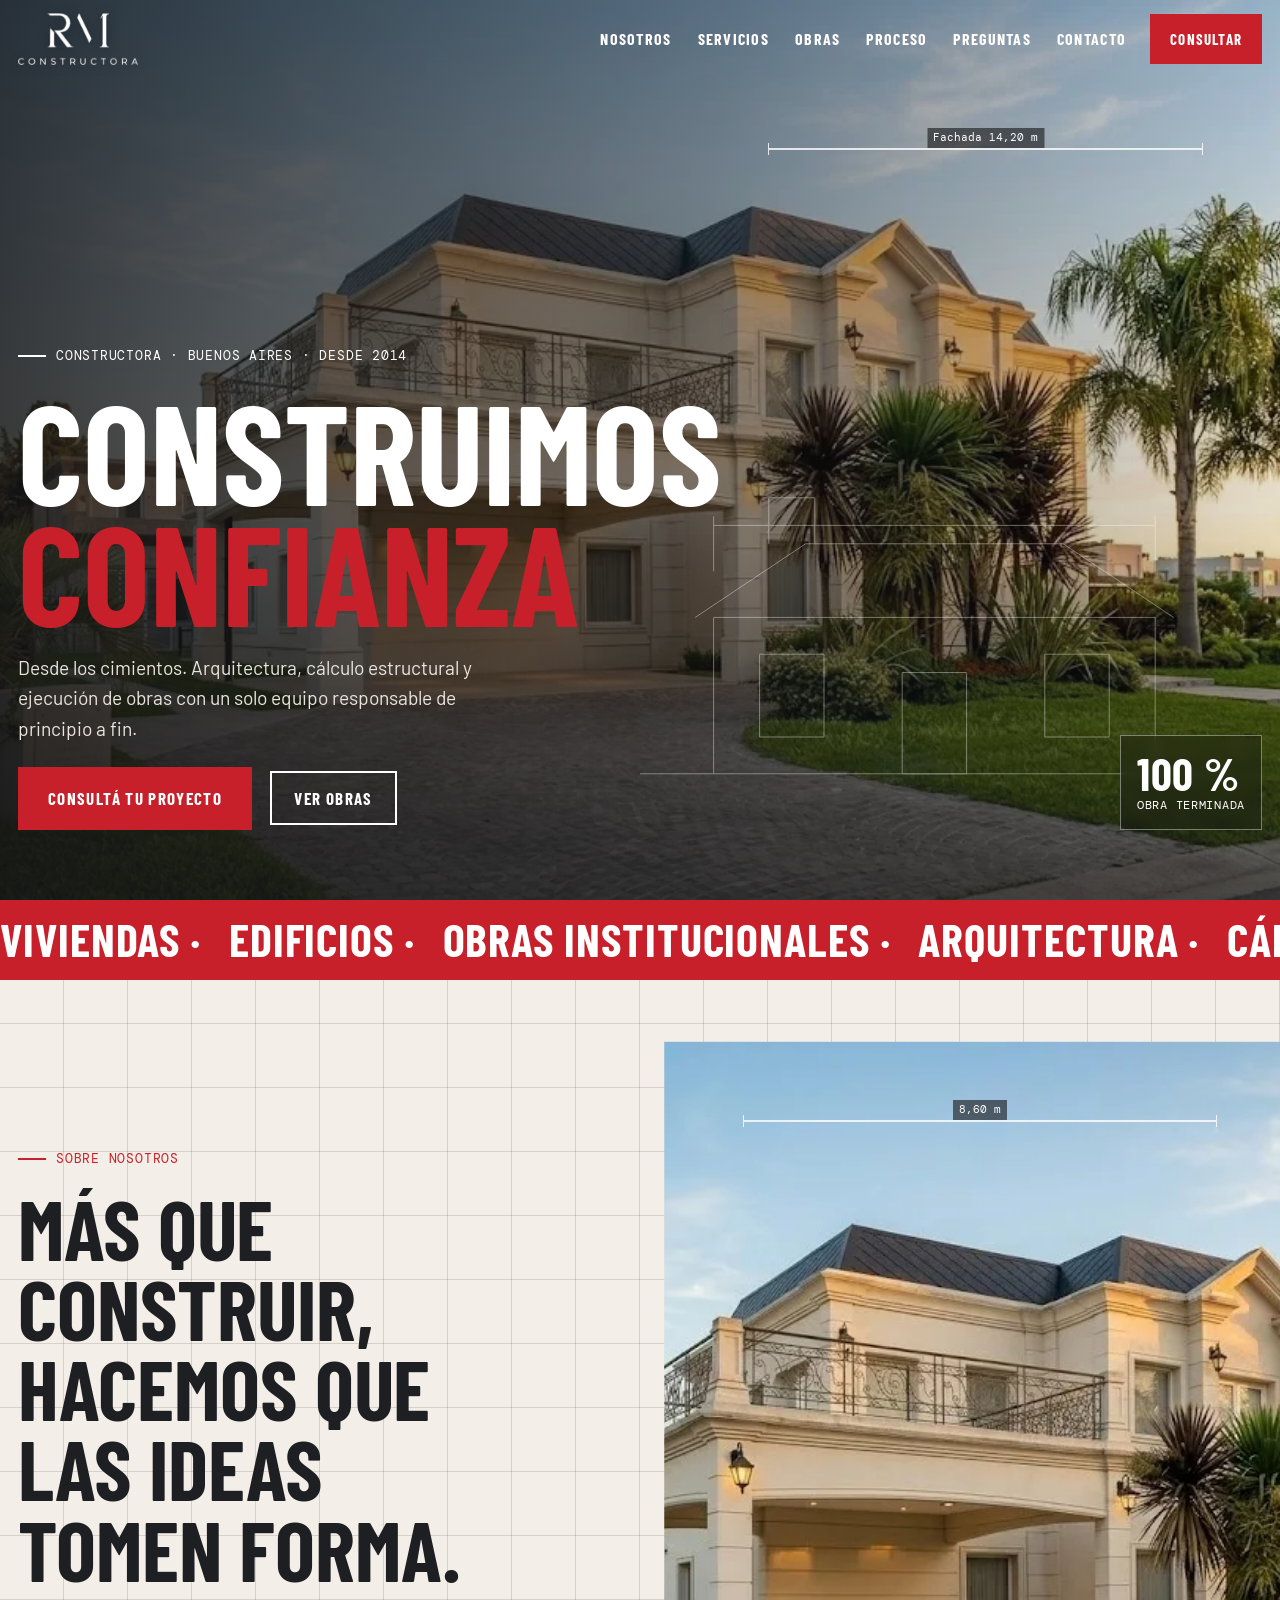
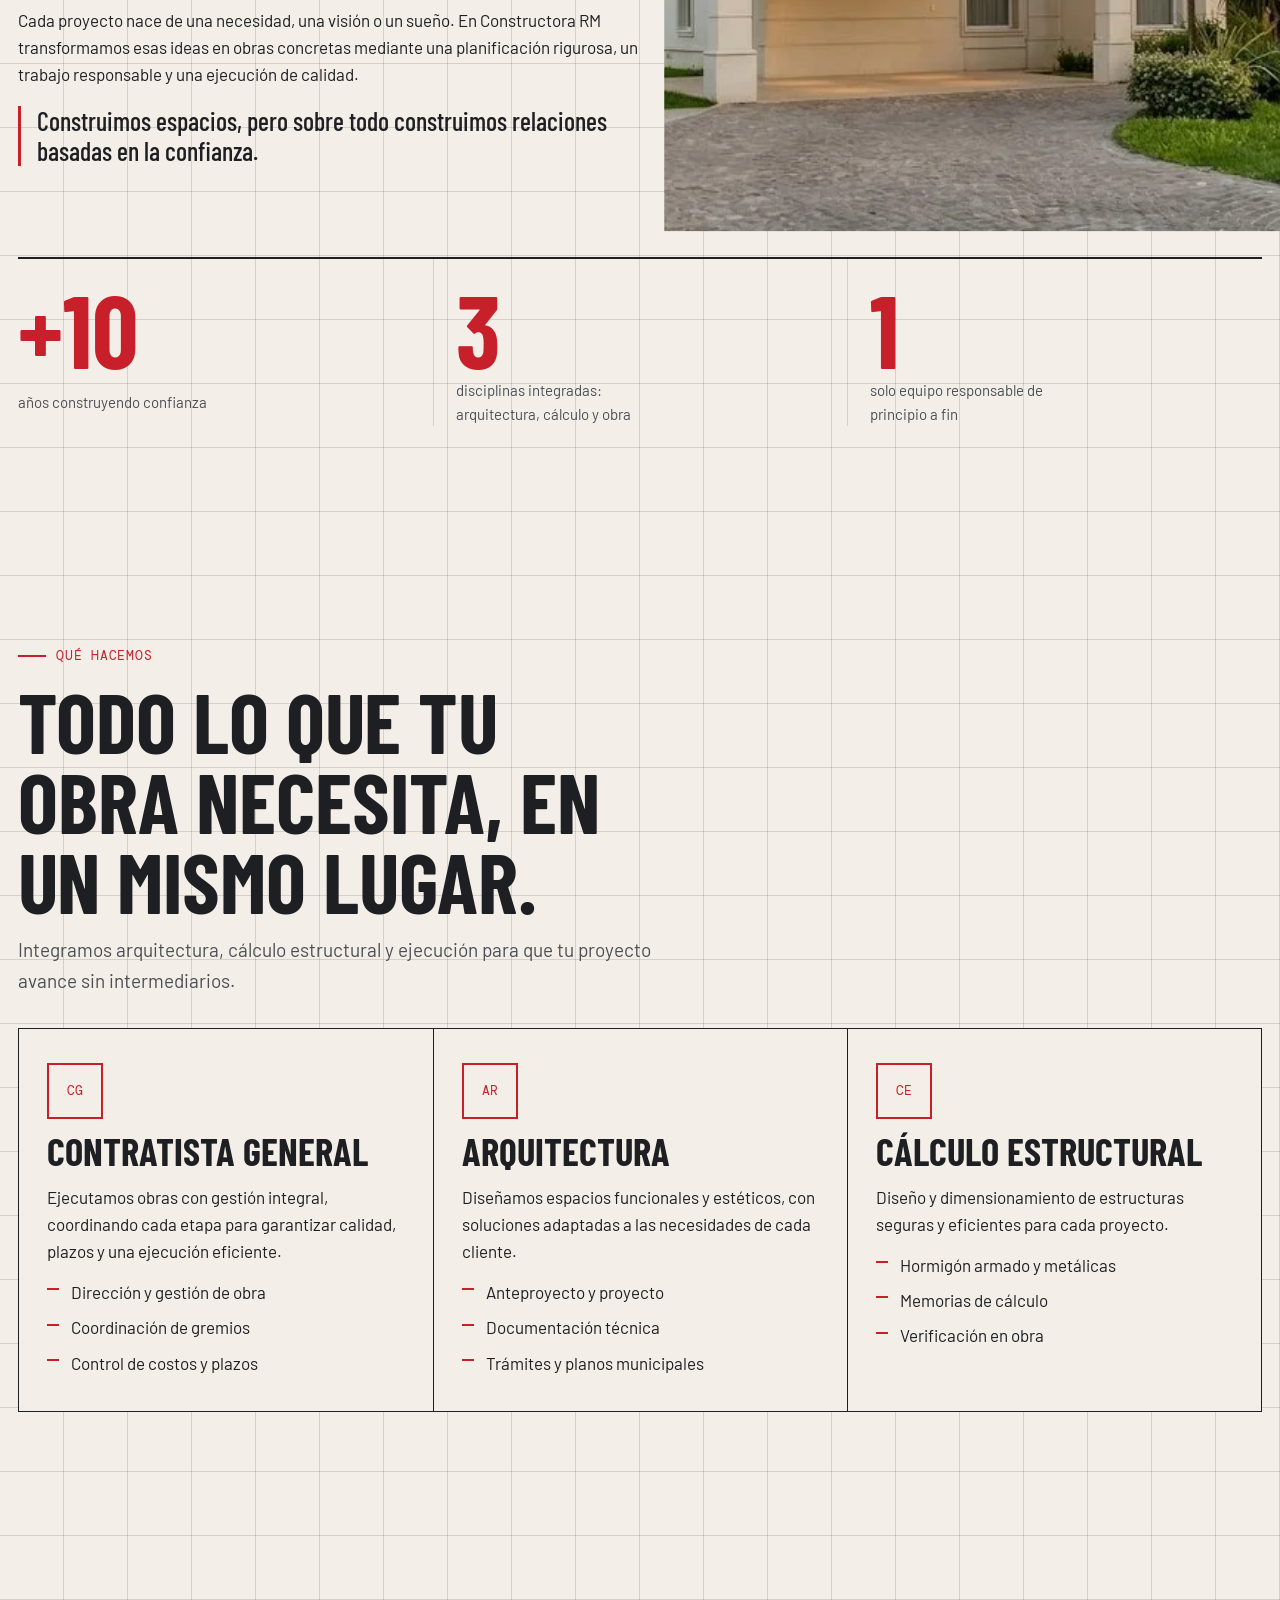
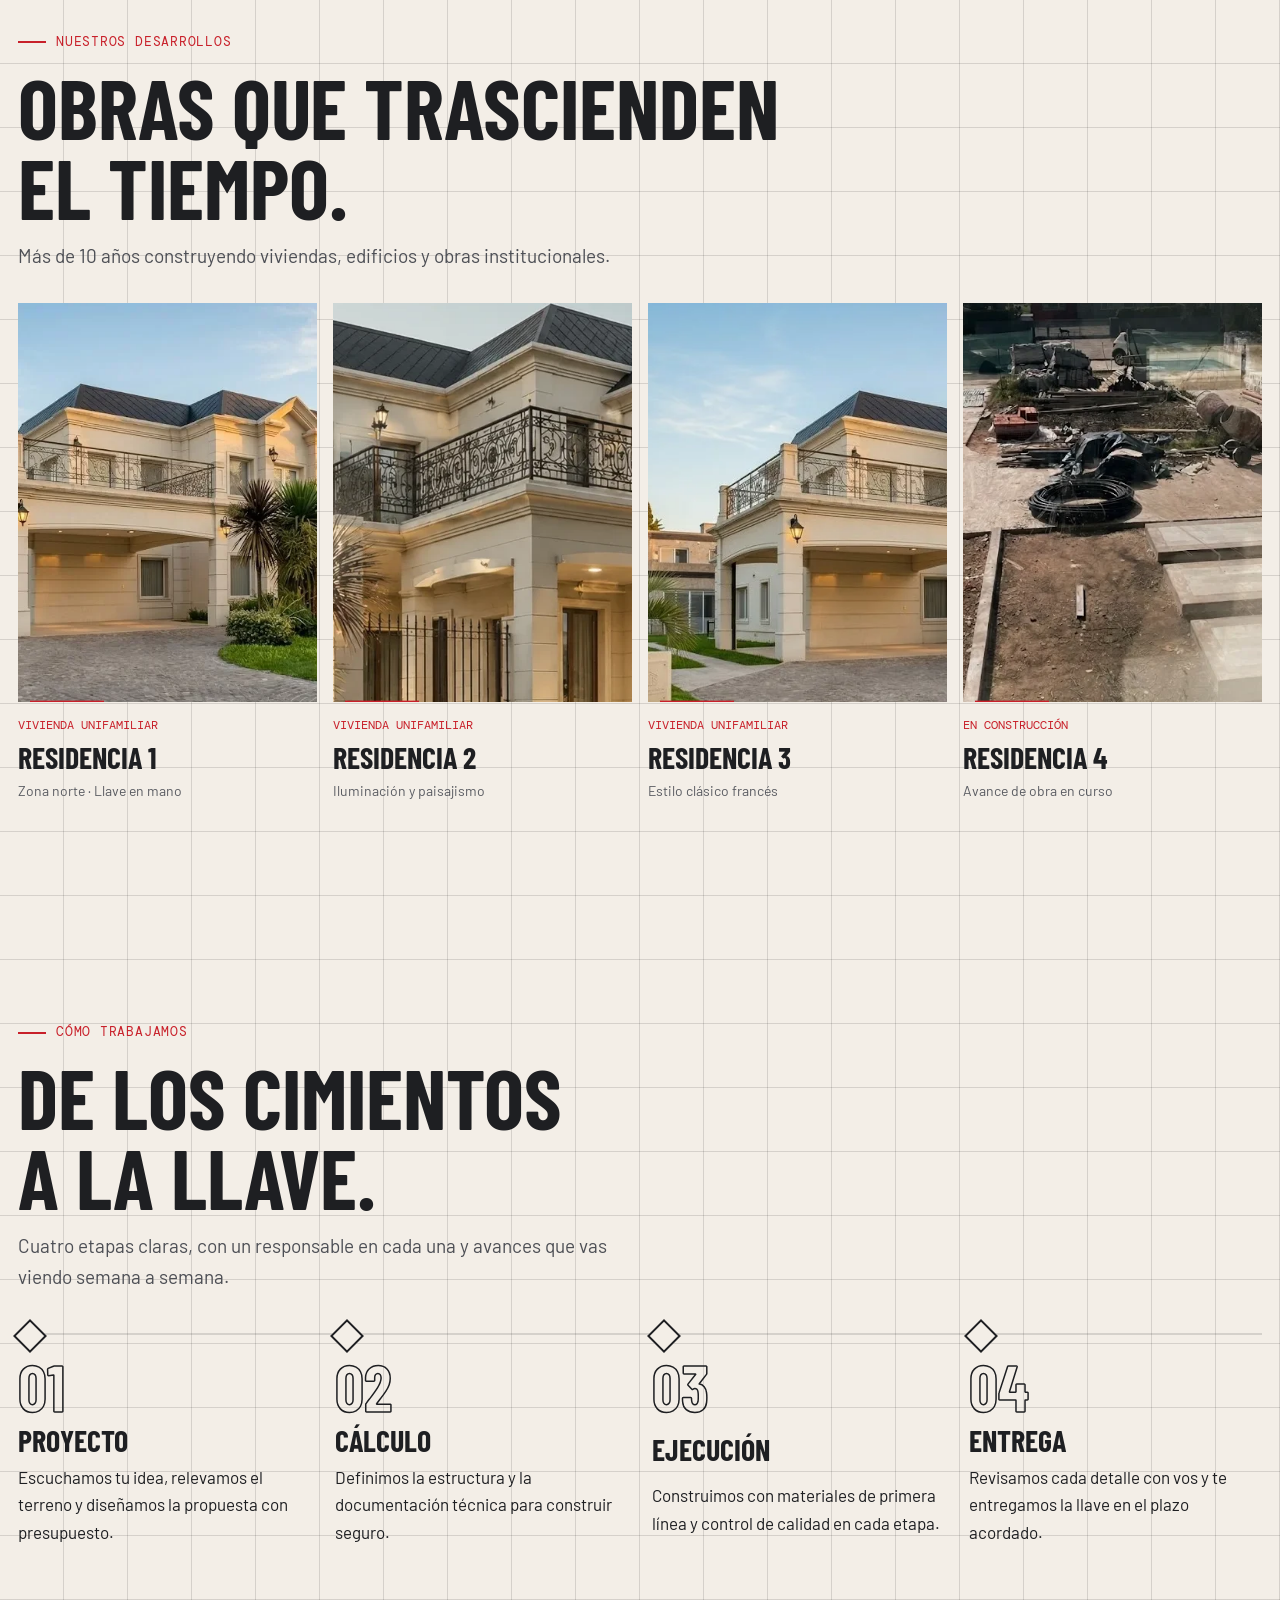
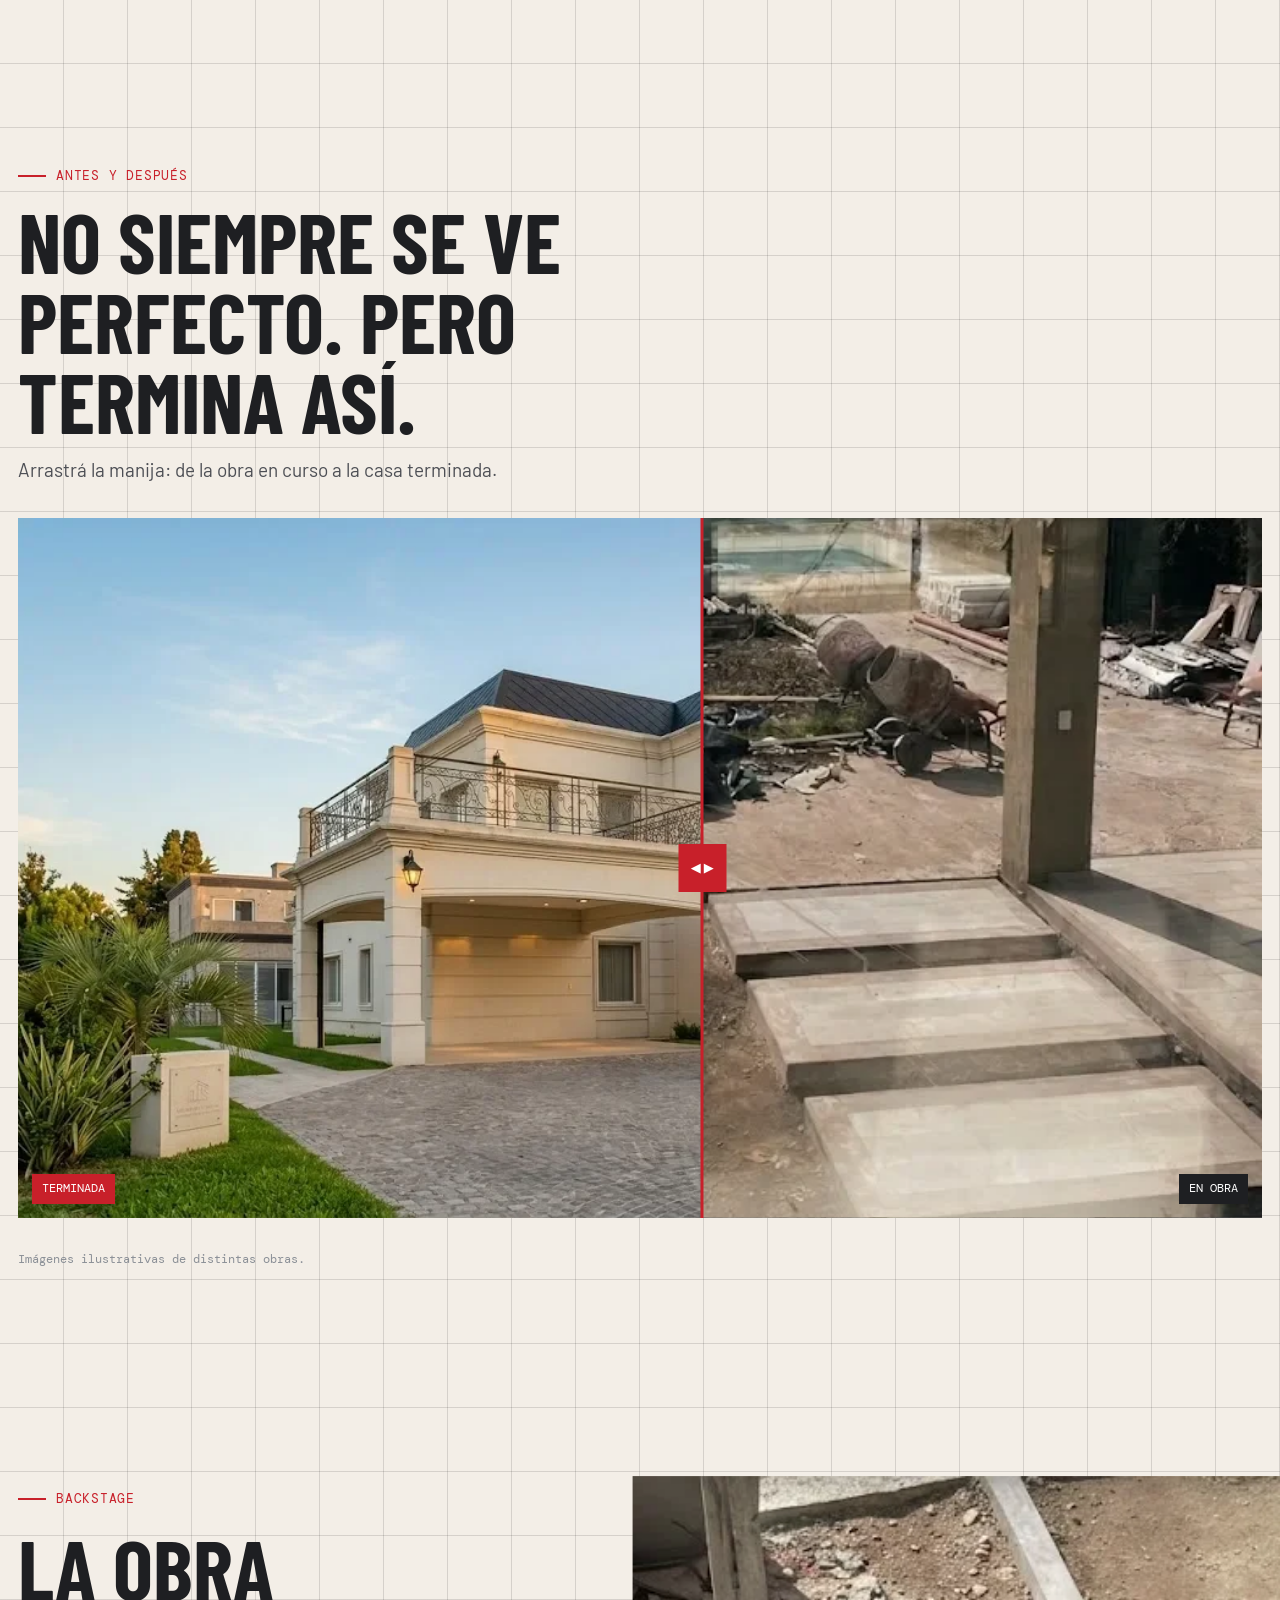
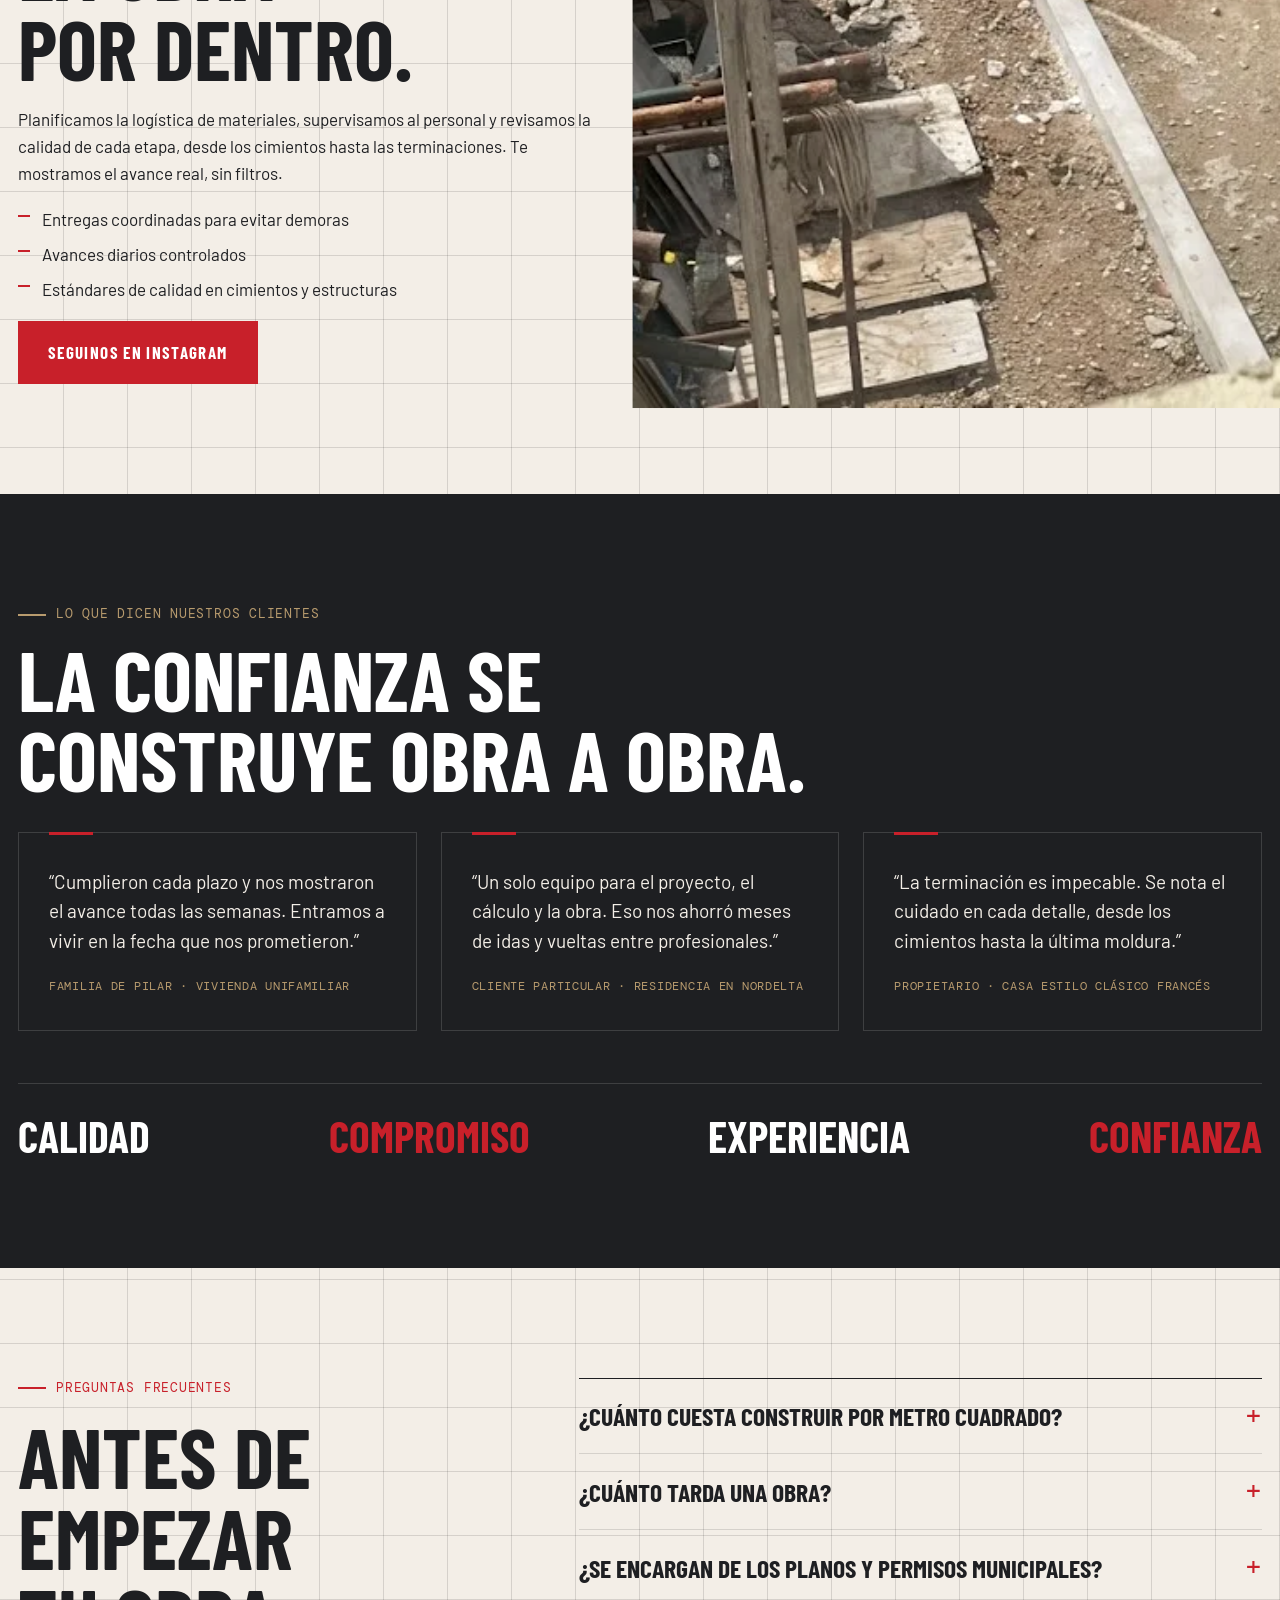
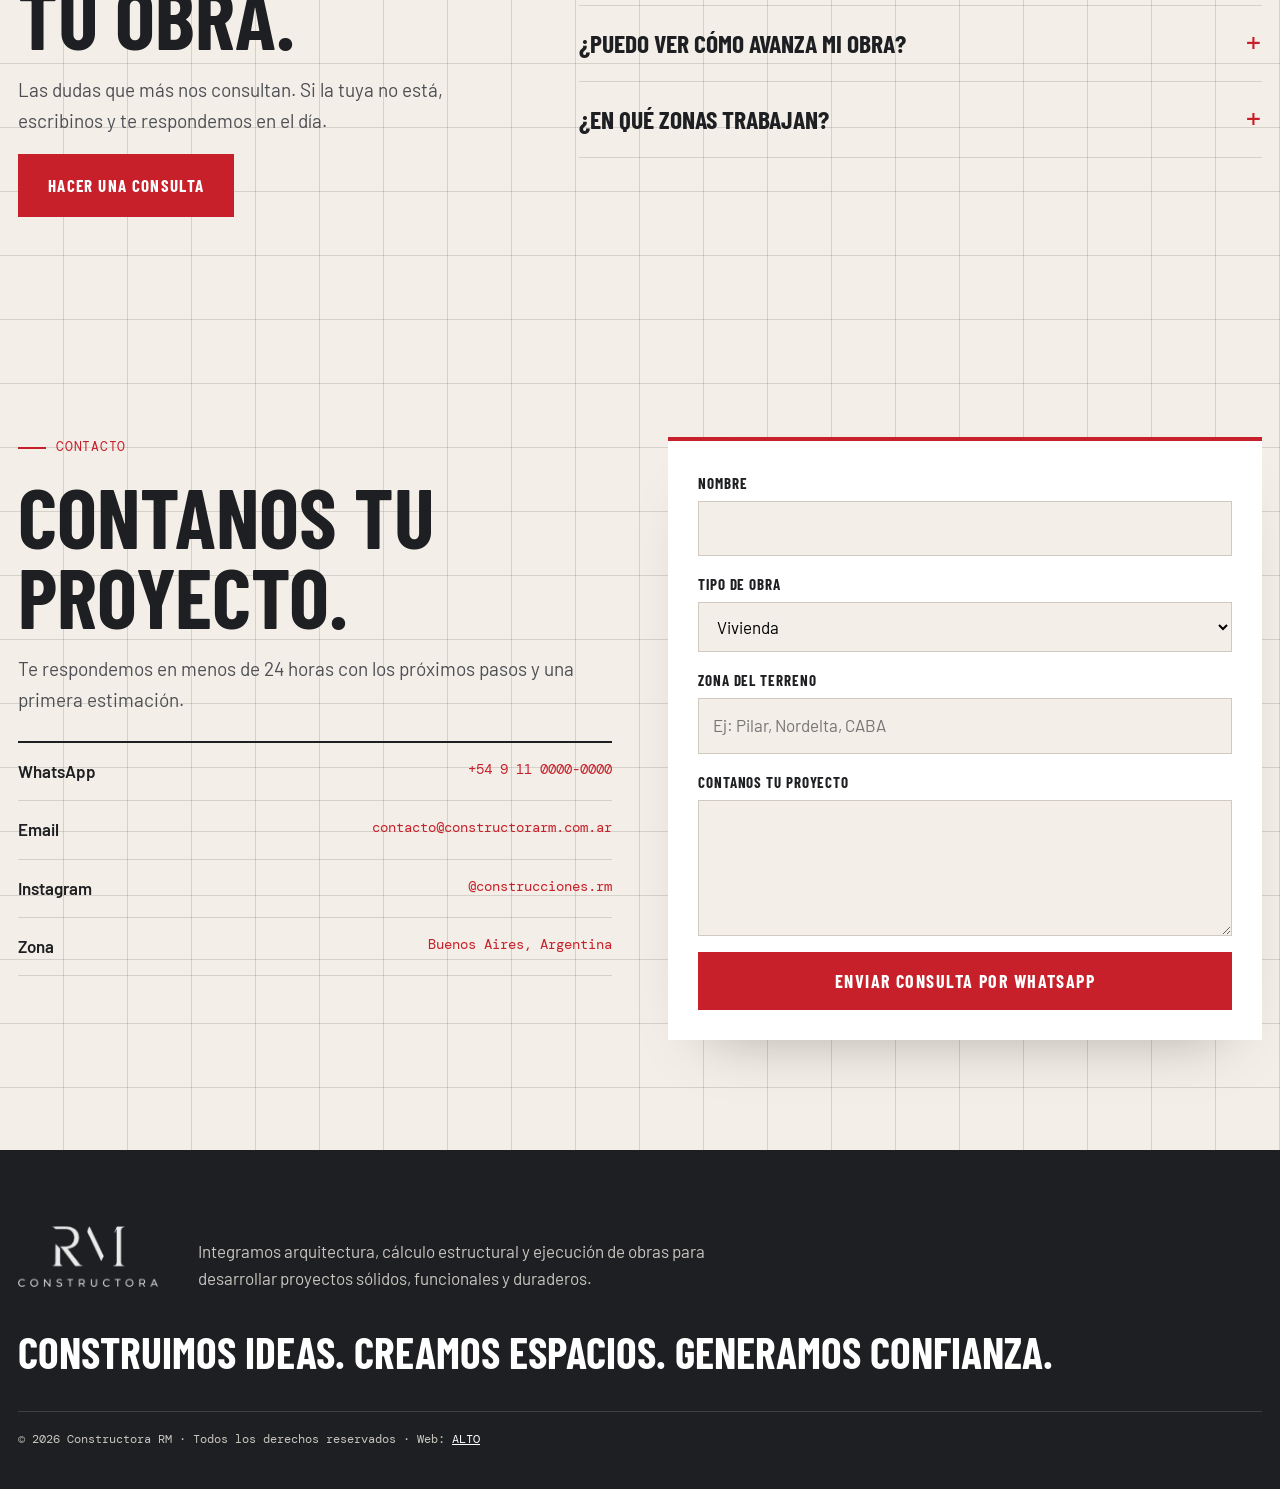
<file: index.html>
<!DOCTYPE html>
<html lang="es-AR">
<head>
	<meta charset="UTF-8" />
	<meta name="viewport" content="width=device-width, initial-scale=1" />
<meta name='robots' content='noindex, nofollow' />
<link rel="preload" href="./barlow-condensed-700.woff2" as="font" type="font/woff2" crossorigin>
<link rel="preload" href="./barlow-400.woff2" as="font" type="font/woff2" crossorigin>
<title>Constructora RM &#8211; Construimos confianza desde los cimientos</title>
<meta name="description" content="Constructora en Buenos Aires: arquitectura, cálculo estructural y ejecución de viviendas, edificios y obras institucionales. Más de 10 años construyendo confianza.">
<meta property="og:type" content="website">
<meta property="og:locale" content="es_AR">
<meta property="og:site_name" content="Constructora RM">
<meta property="og:title" content="Constructora RM &#8211; Construimos confianza desde los cimientos">
<meta property="og:description" content="Constructora en Buenos Aires: arquitectura, cálculo estructural y ejecución de viviendas, edificios y obras institucionales. Más de 10 años construyendo confianza.">
<meta property="og:url" content="./">
<meta property="og:image" content="./og-rm.jpg">
<meta property="og:image:width" content="1200">
<meta property="og:image:height" content="630">
<meta name="twitter:card" content="summary_large_image">
<script type="application/ld+json">{"@context":"https://schema.org","@graph":[{"@type":["GeneralContractor","HomeAndConstructionBusiness"],"@id":"./","name":"Constructora RM","slogan":"Construimos confianza desde los cimientos.","description":"Constructora en Buenos Aires: arquitectura, cálculo estructural y ejecución de viviendas, edificios y obras institucionales. Más de 10 años construyendo confianza.","url":"./","logo":"./logo-rm.png","image":"./og-rm.jpg","email":"contacto@constructorarm.com.ar","telephone":"+5491100000000","address":{"@type":"PostalAddress","addressLocality":"Buenos Aires","addressRegion":"Buenos Aires","addressCountry":"AR"},"areaServed":"Buenos Aires, Argentina","sameAs":["https://www.instagram.com/construcciones.rm/"],"knowsAbout":["Construcción de viviendas","Edificios","Obras institucionales","Arquitectura","Cálculo estructural","Dirección de obra"],"hasOfferCatalog":{"@type":"OfferCatalog","name":"Servicios","itemListElement":[{"@type":"Offer","itemOffered":{"@type":"Service","name":"Contratista general"}},{"@type":"Offer","itemOffered":{"@type":"Service","name":"Arquitectura"}},{"@type":"Offer","itemOffered":{"@type":"Service","name":"Cálculo estructural"}}]}},{"@type":"WebSite","@id":"./","url":"./","name":"Constructora RM","inLanguage":"es-AR","publisher":{"@id":"./"}}]}</script>
<link rel="icon" href="./favicon.png" type="image/png">
<style id="wp-img-auto-sizes-contain-inline-css">
img:is([sizes=auto i],[sizes^="auto," i]){contain-intrinsic-size:3000px 1500px}
/*# sourceURL=wp-img-auto-sizes-contain-inline-css */
</style>
<style id="wp-block-site-logo-inline-css">
.wp-block-site-logo{box-sizing:border-box;line-height:0}.wp-block-site-logo a{display:inline-block;line-height:0}.wp-block-site-logo.is-default-size img{height:auto;width:120px}.wp-block-site-logo img{height:auto;max-width:100%}.wp-block-site-logo a,.wp-block-site-logo img{border-radius:inherit}.wp-block-site-logo.aligncenter{margin-left:auto;margin-right:auto;text-align:center}:root :where(.wp-block-site-logo.is-style-rounded){border-radius:9999px}
/*# sourceURL=./style.min.css */
</style>
<style id="wp-block-navigation-link-inline-css">
.wp-block-navigation .wp-block-navigation-item__label{overflow-wrap:break-word}.wp-block-navigation .wp-block-navigation-item__description{display:none}.link-ui-tools{outline:1px solid #f0f0f0;padding:8px}.link-ui-block-inserter{padding-top:8px}.link-ui-block-inserter__back{margin-left:8px;text-transform:uppercase}
/*# sourceURL=./navigation-link-style.min.css */
</style>
<link rel='stylesheet' id='wp-block-navigation-css' href='./navigation-style.min.css' media='all' />
<style id="wp-block-button-inline-css">
.wp-block-button__link{align-content:center;box-sizing:border-box;cursor:pointer;display:inline-block;height:100%;text-align:center;word-break:break-word}.wp-block-button__link.aligncenter{text-align:center}.wp-block-button__link.alignright{text-align:right}:where(.wp-block-button__link){border-radius:9999px;box-shadow:none;padding:calc(.667em + 2px) calc(1.333em + 2px);text-decoration:none}.wp-block-button[style*=text-decoration] .wp-block-button__link{text-decoration:inherit}.wp-block-buttons>.wp-block-button.has-custom-width{max-width:none}.wp-block-buttons>.wp-block-button.has-custom-width .wp-block-button__link{width:100%}.wp-block-buttons>.wp-block-button.has-custom-font-size .wp-block-button__link{font-size:inherit}.wp-block-buttons>.wp-block-button[class*=wp-block-button__width]{width:calc(var(--wp--block-button--width)*1% - var(--wp--style--block-gap, .5em)*(1 - var(--wp--block-button--width)/100))}.wp-block-buttons>.wp-block-button.wp-block-button__width-25{width:calc(25% - var(--wp--style--block-gap, .5em)*.75)}.wp-block-buttons>.wp-block-button.wp-block-button__width-50{width:calc(50% - var(--wp--style--block-gap, .5em)*.5)}.wp-block-buttons>.wp-block-button.wp-block-button__width-75{width:calc(75% - var(--wp--style--block-gap, .5em)*.25)}.wp-block-buttons>.wp-block-button.wp-block-button__width-100{flex-basis:100%;width:100%}.wp-block-buttons.is-vertical>.wp-block-button[class*=wp-block-button__width]{width:calc(var(--wp--block-button--width)*1%)}.wp-block-buttons.is-vertical>.wp-block-button.wp-block-button__width-25{width:25%}.wp-block-buttons.is-vertical>.wp-block-button.wp-block-button__width-50{width:50%}.wp-block-buttons.is-vertical>.wp-block-button.wp-block-button__width-75{width:75%}.wp-block-button.is-style-squared,.wp-block-button__link.wp-block-button.is-style-squared{border-radius:0}.wp-block-button.no-border-radius,.wp-block-button__link.no-border-radius{border-radius:0!important}:root :where(.wp-block-button .wp-block-button__link.is-style-outline),:root :where(.wp-block-button.is-style-outline>.wp-block-button__link){border:2px solid;padding:.667em 1.333em}:root :where(.wp-block-button .wp-block-button__link.is-style-outline:not(.has-text-color)),:root :where(.wp-block-button.is-style-outline>.wp-block-button__link:not(.has-text-color)){color:currentColor}:root :where(.wp-block-button .wp-block-button__link.is-style-outline:not(.has-background)),:root :where(.wp-block-button.is-style-outline>.wp-block-button__link:not(.has-background)){background-color:transparent;background-image:none}
/*# sourceURL=./button-style.min.css */
</style>
<style id="wp-block-buttons-inline-css">
.wp-block-buttons{box-sizing:border-box}.wp-block-buttons.is-vertical{flex-direction:column}.wp-block-buttons.is-vertical>.wp-block-button:last-child{margin-bottom:0}.wp-block-buttons>.wp-block-button{display:inline-block;margin:0}.wp-block-buttons.is-content-justification-left{justify-content:flex-start}.wp-block-buttons.is-content-justification-left.is-vertical{align-items:flex-start}.wp-block-buttons.is-content-justification-center{justify-content:center}.wp-block-buttons.is-content-justification-center.is-vertical{align-items:center}.wp-block-buttons.is-content-justification-right{justify-content:flex-end}.wp-block-buttons.is-content-justification-right.is-vertical{align-items:flex-end}.wp-block-buttons.is-content-justification-space-between{justify-content:space-between}.wp-block-buttons.aligncenter{text-align:center}.wp-block-buttons:not(.is-content-justification-space-between,.is-content-justification-right,.is-content-justification-left,.is-content-justification-center) .wp-block-button.aligncenter{margin-left:auto;margin-right:auto;width:100%}.wp-block-buttons[style*=text-decoration] .wp-block-button,.wp-block-buttons[style*=text-decoration] .wp-block-button__link{text-decoration:inherit}.wp-block-buttons.has-custom-font-size .wp-block-button__link{font-size:inherit}.wp-block-buttons .wp-block-button__link{width:100%}.wp-block-button.aligncenter{text-align:center}
/*# sourceURL=./buttons-style.min.css */
</style>
<style id="wp-block-group-inline-css">
.wp-block-group{box-sizing:border-box}:where(.wp-block-group.wp-block-group-is-layout-constrained){position:relative}
/*# sourceURL=./group-style.min.css */
</style>
<style id="wp-block-group-theme-inline-css">
:where(.wp-block-group.has-background){padding:1.25em 2.375em}
/*# sourceURL=./theme.min.css */
</style>
<style id="wp-block-template-part-theme-inline-css">
:root :where(.wp-block-template-part.has-background){margin-bottom:0;margin-top:0;padding:1.25em 2.375em}
/*# sourceURL=./template-part-theme.min.css */
</style>
<style id="wp-block-image-inline-css">
.wp-block-image>a,.wp-block-image>figure>a{display:inline-block}.wp-block-image img{box-sizing:border-box;height:auto;max-width:100%;vertical-align:bottom}@media not (prefers-reduced-motion){.wp-block-image img.hide{visibility:hidden}.wp-block-image img.show{animation:show-content-image .4s}}.wp-block-image[style*=border-radius] img,.wp-block-image[style*=border-radius]>a{border-radius:inherit}.wp-block-image.has-custom-border img{box-sizing:border-box}.wp-block-image.aligncenter{text-align:center}.wp-block-image.alignfull>a,.wp-block-image.alignwide>a{width:100%}.wp-block-image.alignfull img,.wp-block-image.alignwide img{height:auto;width:100%}.wp-block-image .aligncenter,.wp-block-image .alignleft,.wp-block-image .alignright,.wp-block-image.aligncenter,.wp-block-image.alignleft,.wp-block-image.alignright{display:table}.wp-block-image .aligncenter>figcaption,.wp-block-image .alignleft>figcaption,.wp-block-image .alignright>figcaption,.wp-block-image.aligncenter>figcaption,.wp-block-image.alignleft>figcaption,.wp-block-image.alignright>figcaption{caption-side:bottom;display:table-caption}.wp-block-image .alignleft{float:left;margin:.5em 1em .5em 0}.wp-block-image .alignright{float:right;margin:.5em 0 .5em 1em}.wp-block-image .aligncenter{margin-left:auto;margin-right:auto}.wp-block-image :where(figcaption){margin-bottom:1em;margin-top:.5em}.wp-block-image.is-style-circle-mask img{border-radius:9999px}@supports ((-webkit-mask-image:none) or (mask-image:none)) or (-webkit-mask-image:none){.wp-block-image.is-style-circle-mask img{border-radius:0;-webkit-mask-image:url('data:image/svg+xml;utf8,<svg viewBox="0 0 100 100" xmlns="http://www.w3.org/2000/svg"><circle cx="50" cy="50" r="50"/></svg>');mask-image:url('data:image/svg+xml;utf8,<svg viewBox="0 0 100 100" xmlns="http://www.w3.org/2000/svg"><circle cx="50" cy="50" r="50"/></svg>');mask-mode:alpha;-webkit-mask-position:center;mask-position:center;-webkit-mask-repeat:no-repeat;mask-repeat:no-repeat;-webkit-mask-size:contain;mask-size:contain}}:root :where(.wp-block-image.is-style-rounded img,.wp-block-image .is-style-rounded img){border-radius:9999px}.wp-block-image figure{margin:0}.wp-lightbox-container{display:flex;flex-direction:column;position:relative}.wp-lightbox-container img{cursor:zoom-in}.wp-lightbox-container img:hover+button{opacity:1}.wp-lightbox-container button{align-items:center;backdrop-filter:blur(16px) saturate(180%);background-color:rgba(90,90,90,.25);border:none;border-radius:4px;cursor:zoom-in;display:flex;height:20px;justify-content:center;opacity:0;padding:0;position:absolute;right:16px;text-align:center;top:16px;width:20px;z-index:100}@media not (prefers-reduced-motion){.wp-lightbox-container button{transition:opacity .2s ease}}.wp-lightbox-container button:focus-visible{outline:3px auto rgba(90,90,90,.25);outline:3px auto -webkit-focus-ring-color;outline-offset:3px}.wp-lightbox-container button:hover{cursor:pointer;opacity:1}.wp-lightbox-container button:focus{opacity:1}.wp-lightbox-container button:focus,.wp-lightbox-container button:hover,.wp-lightbox-container button:not(:hover):not(:active):not(.has-background){background-color:rgba(90,90,90,.25);border:none}.wp-lightbox-overlay{box-sizing:border-box;cursor:zoom-out;height:100vh;left:0;overflow:hidden;position:fixed;top:0;visibility:hidden;width:100%;z-index:100000}.wp-lightbox-overlay .wp-lightbox-close-button{align-items:center;cursor:pointer;display:flex;font-family:inherit;gap:8px;justify-content:center;line-height:1;min-height:40px;min-width:40px;padding:0 4px;position:absolute;right:calc(env(safe-area-inset-right) + 16px);top:calc(env(safe-area-inset-top) + 16px);z-index:5000000}.wp-lightbox-overlay .wp-lightbox-close-button:focus,.wp-lightbox-overlay .wp-lightbox-close-button:hover,.wp-lightbox-overlay .wp-lightbox-close-button:not(:hover):not(:active):not(.has-background){background:none;border:none}.wp-lightbox-overlay .wp-lightbox-close-button:has(.wp-lightbox-close-text:not([hidden])) .wp-lightbox-close-icon svg{height:1em;width:1em}.wp-lightbox-overlay .wp-lightbox-close-icon svg{display:block}.wp-lightbox-overlay .wp-lightbox-navigation-button-next,.wp-lightbox-overlay .wp-lightbox-navigation-button-prev{align-items:center;bottom:16px;cursor:pointer;display:flex;font-family:inherit;gap:4px;justify-content:center;line-height:1;min-height:40px;min-width:40px;padding:0 8px;position:absolute;z-index:2000002}.wp-lightbox-overlay .wp-lightbox-navigation-button-next[hidden],.wp-lightbox-overlay .wp-lightbox-navigation-button-prev[hidden]{display:none}@media (min-width:960px){.wp-lightbox-overlay .wp-lightbox-navigation-button-next,.wp-lightbox-overlay .wp-lightbox-navigation-button-prev{bottom:50%;transform:translateY(-50%)}}.wp-lightbox-overlay .wp-lightbox-navigation-button-next:focus,.wp-lightbox-overlay .wp-lightbox-navigation-button-next:hover,.wp-lightbox-overlay .wp-lightbox-navigation-button-next:not(:hover):not(:active):not(.has-background),.wp-lightbox-overlay .wp-lightbox-navigation-button-prev:focus,.wp-lightbox-overlay .wp-lightbox-navigation-button-prev:hover,.wp-lightbox-overlay .wp-lightbox-navigation-button-prev:not(:hover):not(:active):not(.has-background){background:none;border:none;padding:0 8px}.wp-lightbox-overlay .wp-lightbox-navigation-button-next:has(.wp-lightbox-navigation-text:not([hidden])) .wp-lightbox-navigation-icon svg,.wp-lightbox-overlay .wp-lightbox-navigation-button-prev:has(.wp-lightbox-navigation-text:not([hidden])) .wp-lightbox-navigation-icon svg{display:block;height:1.5em;width:1.5em}.wp-lightbox-overlay .wp-lightbox-navigation-button-prev{left:calc(env(safe-area-inset-left) + 16px)}.wp-lightbox-overlay .wp-lightbox-navigation-button-next{right:calc(env(safe-area-inset-right) + 16px)}.wp-lightbox-overlay .wp-lightbox-navigation-icon svg{vertical-align:middle}.wp-lightbox-overlay .lightbox-image-container{height:var(--wp--lightbox-container-height);left:50%;overflow:hidden;position:absolute;top:50%;transform:translate(-50%,-50%);transform-origin:top left;width:var(--wp--lightbox-container-width);z-index:2000001}.wp-lightbox-overlay .wp-block-image{align-items:center;box-sizing:border-box;display:flex;height:100%;justify-content:center;margin:0;position:relative;transform-origin:0 0;width:100%;z-index:3000000}.wp-lightbox-overlay .wp-block-image img{height:var(--wp--lightbox-image-height);min-height:var(--wp--lightbox-image-height);min-width:var(--wp--lightbox-image-width);width:var(--wp--lightbox-image-width)}.wp-lightbox-overlay .wp-block-image figcaption{display:none}.wp-lightbox-overlay button{background:none;border:none}.wp-lightbox-overlay .scrim{background-color:#fff;height:100%;opacity:.9;position:absolute;width:100%;z-index:2000000}.wp-lightbox-overlay.active{visibility:visible}@media not (prefers-reduced-motion){.wp-lightbox-overlay.active{animation:turn-on-visibility .25s both}.wp-lightbox-overlay.active img{animation:turn-on-visibility .35s both}.wp-lightbox-overlay.show-closing-animation:not(.active){animation:turn-off-visibility .35s both}.wp-lightbox-overlay.show-closing-animation:not(.active) img{animation:turn-off-visibility .25s both}.wp-lightbox-overlay.zoom.active{animation:none;opacity:1;visibility:visible}.wp-lightbox-overlay.zoom.active .lightbox-image-container{animation:lightbox-zoom-in .4s}.wp-lightbox-overlay.zoom.active .lightbox-image-container img{animation:none}.wp-lightbox-overlay.zoom.active .scrim{animation:turn-on-visibility .4s forwards}.wp-lightbox-overlay.zoom.show-closing-animation:not(.active){animation:none}.wp-lightbox-overlay.zoom.show-closing-animation:not(.active) .lightbox-image-container{animation:lightbox-zoom-out .4s}.wp-lightbox-overlay.zoom.show-closing-animation:not(.active) .lightbox-image-container img{animation:none}.wp-lightbox-overlay.zoom.show-closing-animation:not(.active) .scrim{animation:turn-off-visibility .4s forwards}}@keyframes show-content-image{0%{visibility:hidden}99%{visibility:hidden}to{visibility:visible}}@keyframes turn-on-visibility{0%{opacity:0}to{opacity:1}}@keyframes turn-off-visibility{0%{opacity:1;visibility:visible}99%{opacity:0;visibility:visible}to{opacity:0;visibility:hidden}}@keyframes lightbox-zoom-in{0%{transform:translate(calc((-100vw + var(--wp--lightbox-scrollbar-width))/2 + var(--wp--lightbox-initial-left-position)),calc(-50vh + var(--wp--lightbox-initial-top-position))) scale(var(--wp--lightbox-scale))}to{transform:translate(-50%,-50%) scale(1)}}@keyframes lightbox-zoom-out{0%{transform:translate(-50%,-50%) scale(1);visibility:visible}99%{visibility:visible}to{transform:translate(calc((-100vw + var(--wp--lightbox-scrollbar-width))/2 + var(--wp--lightbox-initial-left-position)),calc(-50vh + var(--wp--lightbox-initial-top-position))) scale(var(--wp--lightbox-scale));visibility:hidden}}
/*# sourceURL=./image-style.min.css */
</style>
<style id="wp-block-image-theme-inline-css">
:root :where(.wp-block-image figcaption){color:#555;font-size:13px;text-align:center}.is-dark-theme :root :where(.wp-block-image figcaption){color:hsla(0,0%,100%,.65)}.wp-block-image{margin:0 0 1em}
/*# sourceURL=./image-theme.min.css */
</style>
<style id="wp-block-paragraph-inline-css">
.is-small-text{font-size:.875em}.is-regular-text{font-size:1em}.is-large-text{font-size:2.25em}.is-larger-text{font-size:3em}.has-drop-cap:not(:focus):first-letter{float:left;font-size:8.4em;font-style:normal;font-weight:100;line-height:.68;margin:.05em .1em 0 0;text-transform:uppercase}body.rtl .has-drop-cap:not(:focus):first-letter{float:none;margin-left:.1em}p.has-drop-cap.has-background{overflow:hidden}:root :where(p.has-background){padding:1.25em 2.375em}:where(p.has-text-color:not(.has-link-color)) a{color:inherit}p.has-text-align-left[style*="writing-mode:vertical-lr"],p.has-text-align-right[style*="writing-mode:vertical-rl"]{rotate:180deg}
/*# sourceURL=./paragraph-style.min.css */
</style>
<style id="wp-block-heading-inline-css">
h1:where(.wp-block-heading).has-background,h2:where(.wp-block-heading).has-background,h3:where(.wp-block-heading).has-background,h4:where(.wp-block-heading).has-background,h5:where(.wp-block-heading).has-background,h6:where(.wp-block-heading).has-background{padding:1.25em 2.375em}h1.has-text-align-left[style*=writing-mode]:where([style*=vertical-lr]),h1.has-text-align-right[style*=writing-mode]:where([style*=vertical-rl]),h2.has-text-align-left[style*=writing-mode]:where([style*=vertical-lr]),h2.has-text-align-right[style*=writing-mode]:where([style*=vertical-rl]),h3.has-text-align-left[style*=writing-mode]:where([style*=vertical-lr]),h3.has-text-align-right[style*=writing-mode]:where([style*=vertical-rl]),h4.has-text-align-left[style*=writing-mode]:where([style*=vertical-lr]),h4.has-text-align-right[style*=writing-mode]:where([style*=vertical-rl]),h5.has-text-align-left[style*=writing-mode]:where([style*=vertical-lr]),h5.has-text-align-right[style*=writing-mode]:where([style*=vertical-rl]),h6.has-text-align-left[style*=writing-mode]:where([style*=vertical-lr]),h6.has-text-align-right[style*=writing-mode]:where([style*=vertical-rl]){rotate:180deg}
/*# sourceURL=./heading-style.min.css */
</style>
<style id="wp-block-list-inline-css">
ol,ul{box-sizing:border-box}:root :where(.wp-block-list.has-background){padding:1.25em 2.375em}
/*# sourceURL=./list-style.min.css */
</style>
<style id="wp-block-details-inline-css">
.wp-block-details{box-sizing:border-box}.wp-block-details summary{cursor:pointer}
/*# sourceURL=./details-style.min.css */
</style>
<style id="wp-block-post-content-inline-css">
.wp-block-post-content{display:flow-root}
/*# sourceURL=./post-content-style.min.css */
</style>
<style id="wp-block-library-inline-css">
:root{--wp-block-synced-color:#7a00df;--wp-block-synced-color--rgb:122,0,223;--wp-bound-block-color:var(--wp-block-synced-color);--wp-editor-canvas-background:#ddd;--wp-admin-theme-color:#007cba;--wp-admin-theme-color--rgb:0,124,186;--wp-admin-theme-color-darker-10:#006ba1;--wp-admin-theme-color-darker-10--rgb:0,107,160.5;--wp-admin-theme-color-darker-20:#005a87;--wp-admin-theme-color-darker-20--rgb:0,90,135;--wp-admin-border-width-focus:2px}@media (min-resolution:192dpi){:root{--wp-admin-border-width-focus:1.5px}}.wp-element-button{cursor:pointer}:root .has-very-light-gray-background-color{background-color:#eee}:root .has-very-dark-gray-background-color{background-color:#313131}:root .has-very-light-gray-color{color:#eee}:root .has-very-dark-gray-color{color:#313131}:root .has-vivid-green-cyan-to-vivid-cyan-blue-gradient-background{background:linear-gradient(135deg,#00d084,#0693e3)}:root .has-purple-crush-gradient-background{background:linear-gradient(135deg,#34e2e4,#4721fb 50%,#ab1dfe)}:root .has-hazy-dawn-gradient-background{background:linear-gradient(135deg,#faaca8,#dad0ec)}:root .has-subdued-olive-gradient-background{background:linear-gradient(135deg,#fafae1,#67a671)}:root .has-atomic-cream-gradient-background{background:linear-gradient(135deg,#fdd79a,#004a59)}:root .has-nightshade-gradient-background{background:linear-gradient(135deg,#330968,#31cdcf)}:root .has-midnight-gradient-background{background:linear-gradient(135deg,#020381,#2874fc)}:root{--wp--preset--font-size--normal:16px;--wp--preset--font-size--huge:42px}.has-regular-font-size{font-size:1em}.has-larger-font-size{font-size:2.625em}.has-normal-font-size{font-size:var(--wp--preset--font-size--normal)}.has-huge-font-size{font-size:var(--wp--preset--font-size--huge)}:root .has-text-align-center{text-align:center}:root .has-text-align-left{text-align:left}:root .has-text-align-right{text-align:right}.has-fit-text{white-space:nowrap!important}#end-resizable-editor-section{display:none}.aligncenter{clear:both}.items-justified-left{justify-content:flex-start}.items-justified-center{justify-content:center}.items-justified-right{justify-content:flex-end}.items-justified-space-between{justify-content:space-between}.screen-reader-text{word-wrap:normal!important;border:0;clip-path:inset(50%);height:1px;margin:-1px;overflow:hidden;padding:0;position:absolute;width:1px;word-break:normal!important}.screen-reader-text:focus{background-color:#ddd;clip-path:none;color:#444;display:block;font-size:1em;height:auto;left:5px;line-height:normal;padding:15px 23px 14px;text-decoration:none;top:5px;width:auto;z-index:100000}html :where(.has-border-color){border-style:solid}html :where([style^=border-color],[style*=";border-color"],[style*="; border-color"]){border-style:solid}html :where([style^=border-top-color],[style*=";border-top-color"],[style*="; border-top-color"]){border-top-style:solid}html :where([style^=border-right-color],[style*=";border-right-color"],[style*="; border-right-color"]){border-right-style:solid}html :where([style^=border-bottom-color],[style*=";border-bottom-color"],[style*="; border-bottom-color"]){border-bottom-style:solid}html :where([style^=border-left-color],[style*=";border-left-color"],[style*="; border-left-color"]){border-left-style:solid}html :where([style^=border-width],[style*=";border-width"],[style*="; border-width"]){border-style:solid}html :where([style^=border-top-width],[style*=";border-top-width"],[style*="; border-top-width"]){border-top-style:solid}html :where([style^=border-right-width],[style*=";border-right-width"],[style*="; border-right-width"]){border-right-style:solid}html :where([style^=border-bottom-width],[style*=";border-bottom-width"],[style*="; border-bottom-width"]){border-bottom-style:solid}html :where([style^=border-left-width],[style*=";border-left-width"],[style*="; border-left-width"]){border-left-style:solid}html :where(img[class*=wp-image-]){height:auto;max-width:100%}:where(figure){margin:0 0 1em}html :where(.is-position-sticky){--wp-admin--admin-bar--position-offset:var(--wp-admin--admin-bar--height,0px)}@media screen and (max-width:600px){html :where(.is-position-sticky){--wp-admin--admin-bar--position-offset:0px}}
/*# sourceURL=/wp-includes/css/dist/block-library/common.min.css */
</style>
<style id="global-styles-inline-css">
:root{--wp--preset--aspect-ratio--square: 1;--wp--preset--aspect-ratio--4-3: 4/3;--wp--preset--aspect-ratio--3-4: 3/4;--wp--preset--aspect-ratio--3-2: 3/2;--wp--preset--aspect-ratio--2-3: 2/3;--wp--preset--aspect-ratio--16-9: 16/9;--wp--preset--aspect-ratio--9-16: 9/16;--wp--preset--color--black: #000000;--wp--preset--color--cyan-bluish-gray: #abb8c3;--wp--preset--color--white: #ffffff;--wp--preset--color--pale-pink: #f78da7;--wp--preset--color--vivid-red: #cf2e2e;--wp--preset--color--luminous-vivid-orange: #ff6900;--wp--preset--color--luminous-vivid-amber: #fcb900;--wp--preset--color--light-green-cyan: #7bdcb5;--wp--preset--color--vivid-green-cyan: #00d084;--wp--preset--color--pale-cyan-blue: #8ed1fc;--wp--preset--color--vivid-cyan-blue: #0693e3;--wp--preset--color--vivid-purple: #9b51e0;--wp--preset--color--rojo: #C8202A;--wp--preset--color--carbon: #1E1F22;--wp--preset--color--hormigon: #F3EEE7;--wp--preset--color--arena: #B89B6E;--wp--preset--color--acero: #8A8F96;--wp--preset--color--blanco: #FFFFFF;--wp--preset--gradient--vivid-cyan-blue-to-vivid-purple: linear-gradient(135deg,rgb(6,147,227) 0%,rgb(155,81,224) 100%);--wp--preset--gradient--light-green-cyan-to-vivid-green-cyan: linear-gradient(135deg,rgb(122,220,180) 0%,rgb(0,208,130) 100%);--wp--preset--gradient--luminous-vivid-amber-to-luminous-vivid-orange: linear-gradient(135deg,rgb(252,185,0) 0%,rgb(255,105,0) 100%);--wp--preset--gradient--luminous-vivid-orange-to-vivid-red: linear-gradient(135deg,rgb(255,105,0) 0%,rgb(207,46,46) 100%);--wp--preset--gradient--very-light-gray-to-cyan-bluish-gray: linear-gradient(135deg,rgb(238,238,238) 0%,rgb(169,184,195) 100%);--wp--preset--gradient--cool-to-warm-spectrum: linear-gradient(135deg,rgb(74,234,220) 0%,rgb(151,120,209) 20%,rgb(207,42,186) 40%,rgb(238,44,130) 60%,rgb(251,105,98) 80%,rgb(254,248,76) 100%);--wp--preset--gradient--blush-light-purple: linear-gradient(135deg,rgb(255,206,236) 0%,rgb(152,150,240) 100%);--wp--preset--gradient--blush-bordeaux: linear-gradient(135deg,rgb(254,205,165) 0%,rgb(254,45,45) 50%,rgb(107,0,62) 100%);--wp--preset--gradient--luminous-dusk: linear-gradient(135deg,rgb(255,203,112) 0%,rgb(199,81,192) 50%,rgb(65,88,208) 100%);--wp--preset--gradient--pale-ocean: linear-gradient(135deg,rgb(255,245,203) 0%,rgb(182,227,212) 50%,rgb(51,167,181) 100%);--wp--preset--gradient--electric-grass: linear-gradient(135deg,rgb(202,248,128) 0%,rgb(113,206,126) 100%);--wp--preset--gradient--midnight: linear-gradient(135deg,rgb(2,3,129) 0%,rgb(40,116,252) 100%);--wp--preset--font-size--small: 13px;--wp--preset--font-size--medium: clamp(14px, 0.875rem + ((1vw - 3.2px) * 0.625), 20px);--wp--preset--font-size--large: clamp(22.041px, 1.378rem + ((1vw - 3.2px) * 1.454), 36px);--wp--preset--font-size--x-large: clamp(25.014px, 1.563rem + ((1vw - 3.2px) * 1.769), 42px);--wp--preset--font-family--display: "Barlow Condensed", "Arial Narrow", sans-serif;--wp--preset--font-family--body: Barlow, system-ui, sans-serif;--wp--preset--font-family--mono: "DM Mono", ui-monospace, monospace;--wp--preset--spacing--20: 0.44rem;--wp--preset--spacing--30: 0.67rem;--wp--preset--spacing--40: 1rem;--wp--preset--spacing--50: 1.5rem;--wp--preset--spacing--60: 2.25rem;--wp--preset--spacing--70: 3.38rem;--wp--preset--spacing--80: 5.06rem;--wp--preset--shadow--natural: 6px 6px 9px rgba(0, 0, 0, 0.2);--wp--preset--shadow--deep: 12px 12px 50px rgba(0, 0, 0, 0.4);--wp--preset--shadow--sharp: 6px 6px 0px rgba(0, 0, 0, 0.2);--wp--preset--shadow--outlined: 6px 6px 0px -3px rgb(255, 255, 255), 6px 6px rgb(0, 0, 0);--wp--preset--shadow--crisp: 6px 6px 0px rgb(0, 0, 0);}.wp-block-button{--wp--preset--dimension--25: 25%;--wp--preset--dimension--50: 50%;--wp--preset--dimension--75: 75%;--wp--preset--dimension--100: 100%;}:root { --wp--style--global--content-size: 820px;--wp--style--global--wide-size: 1280px; }:where(body) { margin: 0; }.wp-site-blocks > .alignleft { float: left; margin-right: 2em; }.wp-site-blocks > .alignright { float: right; margin-left: 2em; }.wp-site-blocks > .aligncenter { justify-content: center; margin-left: auto; margin-right: auto; }:where(.wp-site-blocks) > * { margin-block-start: 1.1rem; margin-block-end: 0; }:where(.wp-site-blocks) > :first-child { margin-block-start: 0; }:where(.wp-site-blocks) > :last-child { margin-block-end: 0; }:root { --wp--style--block-gap: 1.1rem; }:root :where(.is-layout-flow) > :first-child{margin-block-start: 0;}:root :where(.is-layout-flow) > :last-child{margin-block-end: 0;}:root :where(.is-layout-flow) > *{margin-block-start: 1.1rem;margin-block-end: 0;}:root :where(.is-layout-constrained) > :first-child{margin-block-start: 0;}:root :where(.is-layout-constrained) > :last-child{margin-block-end: 0;}:root :where(.is-layout-constrained) > *{margin-block-start: 1.1rem;margin-block-end: 0;}:root :where(.is-layout-flex){gap: 1.1rem;}:root :where(.is-layout-grid){gap: 1.1rem;}.is-layout-flow > .alignleft{float: left;margin-inline-start: 0;margin-inline-end: 2em;}.is-layout-flow > .alignright{float: right;margin-inline-start: 2em;margin-inline-end: 0;}.is-layout-flow > .aligncenter{margin-left: auto !important;margin-right: auto !important;}.is-layout-constrained > .alignleft{float: left;margin-inline-start: 0;margin-inline-end: 2em;}.is-layout-constrained > .alignright{float: right;margin-inline-start: 2em;margin-inline-end: 0;}.is-layout-constrained > .aligncenter{margin-left: auto !important;margin-right: auto !important;}.is-layout-constrained > :where(:not(.alignleft):not(.alignright):not(.alignfull)){max-width: var(--wp--style--global--content-size);margin-left: auto !important;margin-right: auto !important;}.is-layout-constrained > .alignwide{max-width: var(--wp--style--global--wide-size);}body .is-layout-flex{display: flex;}.is-layout-flex{flex-wrap: wrap;align-items: center;}.is-layout-flex > :is(*, div){margin: 0;}body .is-layout-grid{display: grid;}.is-layout-grid > :is(*, div){margin: 0;}body{background-color: var(--wp--preset--color--hormigon);color: var(--wp--preset--color--carbon);font-family: var(--wp--preset--font-family--body);font-size: clamp(14px, 0.875rem + ((1vw - 3.2px) * 0.313), 17px);line-height: 1.6;padding-top: 0px;padding-right: 0;padding-bottom: 0px;padding-left: 0;}a:where(:not(.wp-element-button)){color: currentColor;}h1, h2, h3, h4, h5, h6{font-family: var(--wp--preset--font-family--display);font-weight: 700;line-height: 0.95;text-transform: uppercase;}:root :where(.wp-element-button, .wp-block-button__link){background-color: var(--wp--preset--color--carbon);border-radius: 0;border-width: 0;color: var(--wp--preset--color--blanco);font-family: var(--wp--preset--font-family--display);font-size: clamp(14px, 0.875rem + ((1vw - 3.2px) * 0.313), 17px);font-style: inherit;font-weight: 700;letter-spacing: 0.08em;line-height: inherit;padding-top: 16px;padding-right: 28px;padding-bottom: 16px;padding-left: 28px;text-decoration: none;text-transform: uppercase;}.has-black-color{color: var(--wp--preset--color--black) !important;}.has-cyan-bluish-gray-color{color: var(--wp--preset--color--cyan-bluish-gray) !important;}.has-white-color{color: var(--wp--preset--color--white) !important;}.has-pale-pink-color{color: var(--wp--preset--color--pale-pink) !important;}.has-vivid-red-color{color: var(--wp--preset--color--vivid-red) !important;}.has-luminous-vivid-orange-color{color: var(--wp--preset--color--luminous-vivid-orange) !important;}.has-luminous-vivid-amber-color{color: var(--wp--preset--color--luminous-vivid-amber) !important;}.has-light-green-cyan-color{color: var(--wp--preset--color--light-green-cyan) !important;}.has-vivid-green-cyan-color{color: var(--wp--preset--color--vivid-green-cyan) !important;}.has-pale-cyan-blue-color{color: var(--wp--preset--color--pale-cyan-blue) !important;}.has-vivid-cyan-blue-color{color: var(--wp--preset--color--vivid-cyan-blue) !important;}.has-vivid-purple-color{color: var(--wp--preset--color--vivid-purple) !important;}.has-rojo-color{color: var(--wp--preset--color--rojo) !important;}.has-carbon-color{color: var(--wp--preset--color--carbon) !important;}.has-hormigon-color{color: var(--wp--preset--color--hormigon) !important;}.has-arena-color{color: var(--wp--preset--color--arena) !important;}.has-acero-color{color: var(--wp--preset--color--acero) !important;}.has-blanco-color{color: var(--wp--preset--color--blanco) !important;}.has-black-background-color{background-color: var(--wp--preset--color--black) !important;}.has-cyan-bluish-gray-background-color{background-color: var(--wp--preset--color--cyan-bluish-gray) !important;}.has-white-background-color{background-color: var(--wp--preset--color--white) !important;}.has-pale-pink-background-color{background-color: var(--wp--preset--color--pale-pink) !important;}.has-vivid-red-background-color{background-color: var(--wp--preset--color--vivid-red) !important;}.has-luminous-vivid-orange-background-color{background-color: var(--wp--preset--color--luminous-vivid-orange) !important;}.has-luminous-vivid-amber-background-color{background-color: var(--wp--preset--color--luminous-vivid-amber) !important;}.has-light-green-cyan-background-color{background-color: var(--wp--preset--color--light-green-cyan) !important;}.has-vivid-green-cyan-background-color{background-color: var(--wp--preset--color--vivid-green-cyan) !important;}.has-pale-cyan-blue-background-color{background-color: var(--wp--preset--color--pale-cyan-blue) !important;}.has-vivid-cyan-blue-background-color{background-color: var(--wp--preset--color--vivid-cyan-blue) !important;}.has-vivid-purple-background-color{background-color: var(--wp--preset--color--vivid-purple) !important;}.has-rojo-background-color{background-color: var(--wp--preset--color--rojo) !important;}.has-carbon-background-color{background-color: var(--wp--preset--color--carbon) !important;}.has-hormigon-background-color{background-color: var(--wp--preset--color--hormigon) !important;}.has-arena-background-color{background-color: var(--wp--preset--color--arena) !important;}.has-acero-background-color{background-color: var(--wp--preset--color--acero) !important;}.has-blanco-background-color{background-color: var(--wp--preset--color--blanco) !important;}.has-black-border-color{border-color: var(--wp--preset--color--black) !important;}.has-cyan-bluish-gray-border-color{border-color: var(--wp--preset--color--cyan-bluish-gray) !important;}.has-white-border-color{border-color: var(--wp--preset--color--white) !important;}.has-pale-pink-border-color{border-color: var(--wp--preset--color--pale-pink) !important;}.has-vivid-red-border-color{border-color: var(--wp--preset--color--vivid-red) !important;}.has-luminous-vivid-orange-border-color{border-color: var(--wp--preset--color--luminous-vivid-orange) !important;}.has-luminous-vivid-amber-border-color{border-color: var(--wp--preset--color--luminous-vivid-amber) !important;}.has-light-green-cyan-border-color{border-color: var(--wp--preset--color--light-green-cyan) !important;}.has-vivid-green-cyan-border-color{border-color: var(--wp--preset--color--vivid-green-cyan) !important;}.has-pale-cyan-blue-border-color{border-color: var(--wp--preset--color--pale-cyan-blue) !important;}.has-vivid-cyan-blue-border-color{border-color: var(--wp--preset--color--vivid-cyan-blue) !important;}.has-vivid-purple-border-color{border-color: var(--wp--preset--color--vivid-purple) !important;}.has-rojo-border-color{border-color: var(--wp--preset--color--rojo) !important;}.has-carbon-border-color{border-color: var(--wp--preset--color--carbon) !important;}.has-hormigon-border-color{border-color: var(--wp--preset--color--hormigon) !important;}.has-arena-border-color{border-color: var(--wp--preset--color--arena) !important;}.has-acero-border-color{border-color: var(--wp--preset--color--acero) !important;}.has-blanco-border-color{border-color: var(--wp--preset--color--blanco) !important;}.has-vivid-cyan-blue-to-vivid-purple-gradient-background{background: var(--wp--preset--gradient--vivid-cyan-blue-to-vivid-purple) !important;}.has-light-green-cyan-to-vivid-green-cyan-gradient-background{background: var(--wp--preset--gradient--light-green-cyan-to-vivid-green-cyan) !important;}.has-luminous-vivid-amber-to-luminous-vivid-orange-gradient-background{background: var(--wp--preset--gradient--luminous-vivid-amber-to-luminous-vivid-orange) !important;}.has-luminous-vivid-orange-to-vivid-red-gradient-background{background: var(--wp--preset--gradient--luminous-vivid-orange-to-vivid-red) !important;}.has-very-light-gray-to-cyan-bluish-gray-gradient-background{background: var(--wp--preset--gradient--very-light-gray-to-cyan-bluish-gray) !important;}.has-cool-to-warm-spectrum-gradient-background{background: var(--wp--preset--gradient--cool-to-warm-spectrum) !important;}.has-blush-light-purple-gradient-background{background: var(--wp--preset--gradient--blush-light-purple) !important;}.has-blush-bordeaux-gradient-background{background: var(--wp--preset--gradient--blush-bordeaux) !important;}.has-luminous-dusk-gradient-background{background: var(--wp--preset--gradient--luminous-dusk) !important;}.has-pale-ocean-gradient-background{background: var(--wp--preset--gradient--pale-ocean) !important;}.has-electric-grass-gradient-background{background: var(--wp--preset--gradient--electric-grass) !important;}.has-midnight-gradient-background{background: var(--wp--preset--gradient--midnight) !important;}.has-small-font-size{font-size: var(--wp--preset--font-size--small) !important;}.has-medium-font-size{font-size: var(--wp--preset--font-size--medium) !important;}.has-large-font-size{font-size: var(--wp--preset--font-size--large) !important;}.has-x-large-font-size{font-size: var(--wp--preset--font-size--x-large) !important;}.has-display-font-family{font-family: var(--wp--preset--font-family--display) !important;}.has-body-font-family{font-family: var(--wp--preset--font-family--body) !important;}.has-mono-font-family{font-family: var(--wp--preset--font-family--mono) !important;}
/*# sourceURL=global-styles-inline-css */
</style>
<style id="block-style-variation-styles-inline-css">
:root :where(.wp-block-button.is-style-outline--2 .wp-block-button__link){background: transparent none;border-color: currentColor;border-width: 2px;border-style: solid;color: currentColor;padding-top: 0.667em;padding-right: 1.33em;padding-bottom: 0.667em;padding-left: 1.33em;}
/*# sourceURL=block-style-variation-styles-inline-css */
</style>
<style id="core-block-supports-inline-css">
.wp-container-core-navigation-is-layout-3f8777c0{justify-content:flex-end;}
/*# sourceURL=core-block-supports-inline-css */
</style>
<style id="wp-block-template-skip-link-inline-css">
/*! This file is auto-generated */
.skip-link.screen-reader-text{border:0;clip-path:inset(50%);height:1px;margin:-1px;overflow:hidden;padding:0;position:absolute!important;width:1px;word-wrap:normal!important;word-break:normal!important}.skip-link.screen-reader-text:focus{background-color:#eee;clip-path:none;color:#444;display:block;font-size:1em;height:auto;left:5px;line-height:normal;padding:15px 23px 14px;text-decoration:none;top:5px;width:auto;z-index:100000}
/*# sourceURL=/wp-includes/css/wp-block-template-skip-link.min.css */
</style>
<link rel='stylesheet' id='constructora-rm-css' href='./style.css' media='all' />
<script id="wp-importmap" type="importmap">
{"imports":{"@wordpress/interactivity":"./index.min.js"}}
</script>
<link rel="modulepreload" href="./index.min.js" id="@wordpress/interactivity-js-modulepreload" fetchpriority="low">
<style class="wp-fonts-local">
@font-face{font-family:"Barlow Condensed";font-style:normal;font-weight:700;font-display:swap;src:url('./barlow-condensed-700.woff2') format('woff2');}
@font-face{font-family:"Barlow Condensed";font-style:normal;font-weight:500;font-display:swap;src:url('./barlow-condensed-500.woff2') format('woff2');}
@font-face{font-family:Barlow;font-style:normal;font-weight:400;font-display:swap;src:url('./barlow-400.woff2') format('woff2');}
@font-face{font-family:Barlow;font-style:normal;font-weight:600;font-display:swap;src:url('./barlow-600.woff2') format('woff2');}
@font-face{font-family:"DM Mono";font-style:normal;font-weight:400;font-display:swap;src:url('./dm-mono-400.woff2') format('woff2');}
</style>
</head>

<body class="home wp-singular page-template page-template-page-rm page page-id-75 wp-custom-logo wp-embed-responsive wp-theme-constructora-rm">
<script>document.documentElement.classList.add("rm-js");</script><div class="rm-progress" aria-hidden="true"><i></i><b>Avance de obra 0 %</b></div>
<a class="skip-link screen-reader-text" id="wp-skip-link" href="#wp--skip-link--target">Saltar al contenido</a><div class="wp-site-blocks"><header class="wp-block-template-part">
<div class="wp-block-group alignfull rm-top is-layout-flow wp-block-group-is-layout-flow"><div class="rm-logo wp-block-site-logo"><a href="./" class="custom-logo-link" rel="home" aria-current="page"><img width="120" height="51" src="./logo-rm-constructora.png" class="custom-logo" alt="Constructora RM" decoding="async" srcset="./logo-rm-constructora.png 866w, ./logo-rm-constructora-300x130.png 300w, ./logo-rm-constructora-768x333.png 768w" sizes="(max-width: 120px) 100vw, 120px" /></a></div>

<nav class="is-responsive items-justified-right rm-nav wp-block-navigation is-content-justification-right is-layout-flex wp-container-core-navigation-is-layout-3f8777c0 wp-block-navigation-is-layout-flex" 
		 data-wp-interactive="core/navigation" data-wp-context='{"overlayOpenedBy":{"click":false,"hover":false,"focus":false},"type":"overlay","roleAttribute":"","ariaLabel":"Men\u00fa"}'><button aria-haspopup="dialog" aria-label="Abrir el menú" class="wp-block-navigation__responsive-container-open" 
				data-wp-on--click="actions.openMenuOnClick"
				data-wp-on--keydown="actions.handleMenuKeydown"
			><svg width="24" height="24" xmlns="http://www.w3.org/2000/svg" viewBox="0 0 24 24" aria-hidden="true" focusable="false"><path d="M4 7.5h16v1.5H4z"></path><path d="M4 15h16v1.5H4z"></path></svg></button>
				<div class="wp-block-navigation__responsive-container"  id="modal-1" 
				data-wp-class--has-modal-open="state.isMenuOpen"
				data-wp-class--is-menu-open="state.isMenuOpen"
				data-wp-watch="callbacks.initMenu"
				data-wp-on--keydown="actions.handleMenuKeydown"
				data-wp-on--focusout="actions.handleMenuFocusout"
				tabindex="-1"
			>
					<div class="wp-block-navigation__responsive-close" tabindex="-1">
						<div class="wp-block-navigation__responsive-dialog" 
				data-wp-bind--aria-modal="state.ariaModal"
				data-wp-bind--aria-label="state.ariaLabel"
				data-wp-bind--role="state.roleAttribute"
			>
							<button aria-label="Cerrar el menú" class="wp-block-navigation__responsive-container-close" 
				data-wp-on--click="actions.closeMenuOnClick"
			><svg xmlns="http://www.w3.org/2000/svg" viewBox="0 0 24 24" width="24" height="24" aria-hidden="true" focusable="false"><path d="m13.06 12 6.47-6.47-1.06-1.06L12 10.94 5.53 4.47 4.47 5.53 10.94 12l-6.47 6.47 1.06 1.06L12 13.06l6.47 6.47 1.06-1.06L13.06 12Z"></path></svg></button>
							<div class="wp-block-navigation__responsive-container-content" 
				data-wp-watch="callbacks.focusFirstElement"
			 id="modal-1-content">
								<ul class="wp-block-navigation__container is-responsive items-justified-right rm-nav wp-block-navigation"><li class="wp-block-navigation-item wp-block-navigation-link"><a class="wp-block-navigation-item__content"  href="#nosotros"><span class="wp-block-navigation-item__label">Nosotros</span></a></li><li class="wp-block-navigation-item wp-block-navigation-link"><a class="wp-block-navigation-item__content"  href="#servicios"><span class="wp-block-navigation-item__label">Servicios</span></a></li><li class="wp-block-navigation-item wp-block-navigation-link"><a class="wp-block-navigation-item__content"  href="#obras"><span class="wp-block-navigation-item__label">Obras</span></a></li><li class="wp-block-navigation-item wp-block-navigation-link"><a class="wp-block-navigation-item__content"  href="#proceso"><span class="wp-block-navigation-item__label">Proceso</span></a></li><li class="wp-block-navigation-item wp-block-navigation-link"><a class="wp-block-navigation-item__content"  href="#faq"><span class="wp-block-navigation-item__label">Preguntas</span></a></li><li class="wp-block-navigation-item wp-block-navigation-link"><a class="wp-block-navigation-item__content"  href="#contacto"><span class="wp-block-navigation-item__label">Contacto</span></a></li></ul>
								
							</div>
						</div>
					</div>
				</div></nav>


<div class="wp-block-buttons rm-top__cta is-layout-flex wp-block-buttons-is-layout-flex">
<div class="wp-block-button is-red is-sm"><a class="wp-block-button__link wp-element-button" href="#contacto">Consultar</a></div>
</div>
</div>

</header>


<main id="wp--skip-link--target" class="wp-block-group rm-main is-layout-flow wp-block-group-is-layout-flow"><div class="entry-content alignfull wp-block-post-content is-layout-flow wp-block-post-content-is-layout-flow">
<div id="inicio" class="wp-block-group alignfull rm-sec hero is-layout-flow wp-block-group-is-layout-flow">
<figure class="wp-block-image size-full hero-bg"><img decoding="async" src="./casa-terminada.webp" alt="Vivienda terminada por Constructora RM"/></figure>



<div class="wp-block-group wrap hero-in is-layout-flow wp-block-group-is-layout-flow">
<p class="kicker wp-block-paragraph">Constructora · Buenos Aires · Desde 2014</p>



<h1 class="wp-block-heading hero-title">Construimos<br><em>confianza</em></h1>



<p class="hero-lead wp-block-paragraph">Desde los cimientos. Arquitectura, cálculo estructural y ejecución de obras con un solo equipo responsable de principio a fin.</p>



<div class="wp-block-buttons is-layout-flex wp-block-buttons-is-layout-flex">
<div class="wp-block-button is-red"><a class="wp-block-button__link wp-element-button" href="https://wa.me/5491100000000?text=Hola%2C%20quiero%20consultar%20por%20un%20proyecto%20de%20obra." target="_blank" rel="noreferrer noopener">Consultá tu proyecto</a></div>



<div class="wp-block-button is-style-outline is-light is-style-outline--2"><a class="wp-block-button__link wp-element-button" href="#obras">Ver obras</a></div>
</div>



<p class="obra-badge wp-block-paragraph"><strong>100 %</strong> obra terminada</p>
</div>
</div>



<div class="wp-block-group alignfull rm-marquee is-layout-flow wp-block-group-is-layout-flow">
<p class="wp-block-paragraph">Viviendas · Edificios · Obras institucionales · Arquitectura · Cálculo estructural · Dirección de obra ·</p>
</div>



<div id="nosotros" class="wp-block-group alignfull rm-sec about-sec is-layout-flow wp-block-group-is-layout-flow">
<div class="wp-block-group wrap is-layout-flow wp-block-group-is-layout-flow">
<div class="wp-block-group about is-layout-flow wp-block-group-is-layout-flow">
<div class="wp-block-group about-copy is-layout-flow wp-block-group-is-layout-flow">
<p class="sec-n wp-block-paragraph">Sobre nosotros</p>



<h2 class="wp-block-heading sec-title">Más que construir, hacemos que las ideas tomen forma.</h2>



<p class="wp-block-paragraph">Cada proyecto nace de una necesidad, una visión o un sueño. En Constructora RM transformamos esas ideas en obras concretas mediante una planificación rigurosa, un trabajo responsable y una ejecución de calidad.</p>



<p class="quote-line wp-block-paragraph">Construimos espacios, pero sobre todo construimos relaciones basadas en la confianza.</p>
</div>



<div class="wp-block-group about-media is-layout-flow wp-block-group-is-layout-flow">
<figure class="wp-block-image size-full about-img"><img decoding="async" src="./casa-frente.webp" alt="Fachada de una obra de Constructora RM"/></figure>



<p class="cota wp-block-paragraph">12,40 m</p>
</div>
</div>



<div class="wp-block-group stats is-layout-flow wp-block-group-is-layout-flow">
<div class="wp-block-group stat is-layout-flow wp-block-group-is-layout-flow">
<p class="stat-n wp-block-paragraph">+10</p>



<p class="stat-l wp-block-paragraph">años construyendo confianza</p>
</div>



<div class="wp-block-group stat is-layout-flow wp-block-group-is-layout-flow">
<p class="stat-n wp-block-paragraph">3</p>



<p class="stat-l wp-block-paragraph">disciplinas integradas: arquitectura, cálculo y obra</p>
</div>



<div class="wp-block-group stat is-layout-flow wp-block-group-is-layout-flow">
<p class="stat-n wp-block-paragraph">1</p>



<p class="stat-l wp-block-paragraph">solo equipo responsable de principio a fin</p>
</div>
</div>
</div>
</div>



<div id="servicios" class="wp-block-group alignfull rm-sec svc-sec is-layout-flow wp-block-group-is-layout-flow">
<div class="wp-block-group wrap is-layout-flow wp-block-group-is-layout-flow">
<div class="wp-block-group sec-head is-layout-flow wp-block-group-is-layout-flow">
<p class="sec-n wp-block-paragraph">Qué hacemos</p>



<h2 class="wp-block-heading sec-title">Todo lo que tu obra necesita, en un mismo lugar.</h2>



<p class="sec-lead wp-block-paragraph">Integramos arquitectura, cálculo estructural y ejecución para que tu proyecto avance sin intermediarios.</p>
</div>



<div class="wp-block-group svc-grid is-layout-flow wp-block-group-is-layout-flow">
<div class="wp-block-group svc is-layout-flow wp-block-group-is-layout-flow">
<p class="code wp-block-paragraph">CG</p>



<h3 class="wp-block-heading">Contratista general</h3>



<p class="wp-block-paragraph">Ejecutamos obras con gestión integral, coordinando cada etapa para garantizar calidad, plazos y una ejecución eficiente.</p>



<ul class="wp-block-list checks">
<li>Dirección y gestión de obra</li>



<li>Coordinación de gremios</li>



<li>Control de costos y plazos</li>
</ul>
</div>



<div class="wp-block-group svc is-layout-flow wp-block-group-is-layout-flow">
<p class="code wp-block-paragraph">AR</p>



<h3 class="wp-block-heading">Arquitectura</h3>



<p class="wp-block-paragraph">Diseñamos espacios funcionales y estéticos, con soluciones adaptadas a las necesidades de cada cliente.</p>



<ul class="wp-block-list checks">
<li>Anteproyecto y proyecto</li>



<li>Documentación técnica</li>



<li>Trámites y planos municipales</li>
</ul>
</div>



<div class="wp-block-group svc is-layout-flow wp-block-group-is-layout-flow">
<p class="code wp-block-paragraph">CE</p>



<h3 class="wp-block-heading">Cálculo estructural</h3>



<p class="wp-block-paragraph">Diseño y dimensionamiento de estructuras seguras y eficientes para cada proyecto.</p>



<ul class="wp-block-list checks">
<li>Hormigón armado y metálicas</li>



<li>Memorias de cálculo</li>



<li>Verificación en obra</li>
</ul>
</div>
</div>
</div>
</div>



<div id="obras" class="wp-block-group alignfull rm-sec obras-sec is-layout-flow wp-block-group-is-layout-flow">
<div class="wp-block-group wrap is-layout-flow wp-block-group-is-layout-flow">
<div class="wp-block-group sec-head is-layout-flow wp-block-group-is-layout-flow">
<p class="sec-n wp-block-paragraph">Nuestros desarrollos</p>



<h2 class="wp-block-heading sec-title">Obras que trascienden el tiempo.</h2>



<p class="sec-lead wp-block-paragraph">Más de 10 años construyendo viviendas, edificios y obras institucionales.</p>
</div>



<div class="wp-block-group obras-grid is-layout-flow wp-block-group-is-layout-flow">
<div class="wp-block-group obra is-layout-flow wp-block-group-is-layout-flow">
<figure class="wp-block-image size-full obra-img"><img decoding="async" src="./casa-terminada.webp" alt="Residencia 1"/></figure>



<p class="obra-tag wp-block-paragraph">Vivienda unifamiliar</p>



<h3 class="wp-block-heading">Residencia 1</h3>



<p class="obra-meta wp-block-paragraph">Zona norte · Llave en mano</p>
</div>



<div class="wp-block-group obra is-layout-flow wp-block-group-is-layout-flow">
<figure class="wp-block-image size-full obra-img"><img decoding="async" src="./casa-noche.webp" alt="Residencia 2"/></figure>



<p class="obra-tag wp-block-paragraph">Vivienda unifamiliar</p>



<h3 class="wp-block-heading">Residencia 2</h3>



<p class="obra-meta wp-block-paragraph">Iluminación y paisajismo</p>
</div>



<div class="wp-block-group obra is-layout-flow wp-block-group-is-layout-flow">
<figure class="wp-block-image size-full obra-img"><img decoding="async" src="./casa-frente.webp" alt="Residencia 3"/></figure>



<p class="obra-tag wp-block-paragraph">Vivienda unifamiliar</p>



<h3 class="wp-block-heading">Residencia 3</h3>



<p class="obra-meta wp-block-paragraph">Estilo clásico francés</p>
</div>



<div class="wp-block-group obra is-layout-flow wp-block-group-is-layout-flow">
<figure class="wp-block-image size-full obra-img"><img decoding="async" src="./obra-en-curso.webp" alt="Residencia 4"/></figure>



<p class="obra-tag wp-block-paragraph">En construcción</p>



<h3 class="wp-block-heading">Residencia 4</h3>



<p class="obra-meta wp-block-paragraph">Avance de obra en curso</p>
</div>
</div>
</div>
</div>



<div id="proceso" class="wp-block-group alignfull rm-sec proc-sec is-layout-flow wp-block-group-is-layout-flow">
<div class="wp-block-group wrap is-layout-flow wp-block-group-is-layout-flow">
<div class="wp-block-group sec-head is-layout-flow wp-block-group-is-layout-flow">
<p class="sec-n wp-block-paragraph">Cómo trabajamos</p>



<h2 class="wp-block-heading sec-title">De los cimientos a la llave.</h2>



<p class="sec-lead wp-block-paragraph">Cuatro etapas claras, con un responsable en cada una y avances que vas viendo semana a semana.</p>
</div>



<div class="wp-block-group timeline is-layout-flow wp-block-group-is-layout-flow">
<div class="wp-block-group etapa is-layout-flow wp-block-group-is-layout-flow">
<p class="etapa-n wp-block-paragraph">01</p>



<h3 class="wp-block-heading">Proyecto</h3>



<p class="wp-block-paragraph">Escuchamos tu idea, relevamos el terreno y diseñamos la propuesta con presupuesto.</p>
</div>



<div class="wp-block-group etapa is-layout-flow wp-block-group-is-layout-flow">
<p class="etapa-n wp-block-paragraph">02</p>



<h3 class="wp-block-heading">Cálculo</h3>



<p class="wp-block-paragraph">Definimos la estructura y la documentación técnica para construir seguro.</p>
</div>



<div class="wp-block-group etapa is-layout-flow wp-block-group-is-layout-flow">
<p class="etapa-n wp-block-paragraph">03</p>



<h3 class="wp-block-heading">Ejecución</h3>



<p class="wp-block-paragraph">Construimos con materiales de primera línea y control de calidad en cada etapa.</p>
</div>



<div class="wp-block-group etapa is-layout-flow wp-block-group-is-layout-flow">
<p class="etapa-n wp-block-paragraph">04</p>



<h3 class="wp-block-heading">Entrega</h3>



<p class="wp-block-paragraph">Revisamos cada detalle con vos y te entregamos la llave en el plazo acordado.</p>
</div>
</div>
</div>
</div>



<div id="antes" class="wp-block-group alignfull rm-sec ba-sec is-layout-flow wp-block-group-is-layout-flow">
<div class="wp-block-group wrap is-layout-flow wp-block-group-is-layout-flow">
<div class="wp-block-group sec-head is-layout-flow wp-block-group-is-layout-flow">
<p class="sec-n wp-block-paragraph">Antes y después</p>



<h2 class="wp-block-heading sec-title">No siempre se ve perfecto. Pero termina así.</h2>



<p class="sec-lead wp-block-paragraph">Arrastrá la manija: de la obra en curso a la casa terminada.</p>
</div>



<div class="wp-block-group ba is-layout-flow wp-block-group-is-layout-flow">
<figure class="wp-block-image size-full ba-after"><img decoding="async" src="./casa-terminada.webp" alt="Casa terminada"/></figure>



<figure class="wp-block-image size-full ba-before"><img decoding="async" src="./obra-en-curso.webp" alt="Obra en curso"/></figure>



<p class="ba-tag is-left wp-block-paragraph">Terminada</p>



<p class="ba-tag is-right wp-block-paragraph">En obra</p>
</div>



<p class="note wp-block-paragraph">Imágenes ilustrativas de distintas obras.</p>
</div>
</div>



<div id="backstage" class="wp-block-group alignfull rm-sec bs-sec is-layout-flow wp-block-group-is-layout-flow">
<div class="wp-block-group wrap is-layout-flow wp-block-group-is-layout-flow">
<div class="wp-block-group bs is-layout-flow wp-block-group-is-layout-flow">
<div class="wp-block-group bs-copy is-layout-flow wp-block-group-is-layout-flow">
<p class="sec-n wp-block-paragraph">Backstage</p>



<h2 class="wp-block-heading sec-title">La obra por dentro.</h2>



<p class="wp-block-paragraph">Planificamos la logística de materiales, supervisamos al personal y revisamos la calidad de cada etapa, desde los cimientos hasta las terminaciones. Te mostramos el avance real, sin filtros.</p>



<ul class="wp-block-list checks">
<li>Entregas coordinadas para evitar demoras</li>



<li>Avances diarios controlados</li>



<li>Estándares de calidad en cimientos y estructuras</li>
</ul>



<div class="wp-block-buttons is-layout-flex wp-block-buttons-is-layout-flex">
<div class="wp-block-button is-red"><a class="wp-block-button__link wp-element-button" href="https://www.instagram.com/construcciones.rm/" target="_blank" rel="noreferrer noopener">Seguinos en Instagram</a></div>
</div>
</div>



<figure class="wp-block-image size-full bs-img"><img decoding="async" src="./obra-materiales.webp" alt="Materiales en obra"/></figure>
</div>
</div>
</div>



<div id="testimonios" class="wp-block-group alignfull rm-sec val-sec is-layout-flow wp-block-group-is-layout-flow">
<div class="wp-block-group wrap is-layout-flow wp-block-group-is-layout-flow">
<div class="wp-block-group sec-head is-layout-flow wp-block-group-is-layout-flow">
<p class="sec-n wp-block-paragraph">Lo que dicen nuestros clientes</p>



<h2 class="wp-block-heading sec-title">La confianza se construye obra a obra.</h2>
</div>



<div class="wp-block-group testis is-layout-flow wp-block-group-is-layout-flow">
<div class="wp-block-group testi is-layout-flow wp-block-group-is-layout-flow">
<p class="t-txt wp-block-paragraph">“Cumplieron cada plazo y nos mostraron el avance todas las semanas. Entramos a vivir en la fecha que nos prometieron.”</p>



<p class="t-who wp-block-paragraph">Familia de Pilar · Vivienda unifamiliar</p>
</div>



<div class="wp-block-group testi is-layout-flow wp-block-group-is-layout-flow">
<p class="t-txt wp-block-paragraph">“Un solo equipo para el proyecto, el cálculo y la obra. Eso nos ahorró meses de idas y vueltas entre profesionales.”</p>



<p class="t-who wp-block-paragraph">Cliente particular · Residencia en Nordelta</p>
</div>



<div class="wp-block-group testi is-layout-flow wp-block-group-is-layout-flow">
<p class="t-txt wp-block-paragraph">“La terminación es impecable. Se nota el cuidado en cada detalle, desde los cimientos hasta la última moldura.”</p>



<p class="t-who wp-block-paragraph">Propietario · Casa estilo clásico francés</p>
</div>
</div>



<div class="wp-block-group val-strip is-layout-flow wp-block-group-is-layout-flow">
<p class="v wp-block-paragraph">Calidad</p>



<p class="v wp-block-paragraph">Compromiso</p>



<p class="v wp-block-paragraph">Experiencia</p>



<p class="v wp-block-paragraph">Confianza</p>
</div>
</div>
</div>



<div id="faq" class="wp-block-group alignfull rm-sec faq-sec is-layout-flow wp-block-group-is-layout-flow">
<div class="wp-block-group wrap is-layout-flow wp-block-group-is-layout-flow">
<div class="wp-block-group faq is-layout-flow wp-block-group-is-layout-flow">
<div class="wp-block-group faq-copy is-layout-flow wp-block-group-is-layout-flow">
<p class="sec-n wp-block-paragraph">Preguntas frecuentes</p>



<h2 class="wp-block-heading sec-title">Antes de empezar tu obra.</h2>



<p class="sec-lead wp-block-paragraph">Las dudas que más nos consultan. Si la tuya no está, escribinos y te respondemos en el día.</p>



<div class="wp-block-buttons is-layout-flex wp-block-buttons-is-layout-flex">
<div class="wp-block-button is-red"><a class="wp-block-button__link wp-element-button" href="#contacto">Hacer una consulta</a></div>
</div>
</div>



<div class="wp-block-group faq-list is-layout-flow wp-block-group-is-layout-flow">
<details class="wp-block-details is-layout-flow wp-block-details-is-layout-flow"><summary>¿Cuánto cuesta construir por metro cuadrado?</summary>
<p class="wp-block-paragraph">Depende del tipo de obra, las terminaciones y la zona. Después de una primera reunión y la visita al terreno te entregamos un presupuesto detallado por etapas, sin costos ocultos.</p>
</details>



<details class="wp-block-details is-layout-flow wp-block-details-is-layout-flow"><summary>¿Cuánto tarda una obra?</summary>
<p class="wp-block-paragraph">Una vivienda unifamiliar suele llevar entre 10 y 14 meses desde el inicio de obra. Antes de empezar acordamos un cronograma con fechas para cada etapa.</p>
</details>



<details class="wp-block-details is-layout-flow wp-block-details-is-layout-flow"><summary>¿Se encargan de los planos y permisos municipales?</summary>
<p class="wp-block-paragraph">Sí. Nuestro equipo de arquitectura prepara la documentación técnica y gestiona los trámites y planos municipales necesarios para construir.</p>
</details>



<details class="wp-block-details is-layout-flow wp-block-details-is-layout-flow"><summary>¿Puedo ver cómo avanza mi obra?</summary>
<p class="wp-block-paragraph">Sí. Te enviamos avances con fotos y visitamos la obra juntos en cada etapa clave, para que sepas siempre en qué punto está.</p>
</details>



<details class="wp-block-details is-layout-flow wp-block-details-is-layout-flow"><summary>¿En qué zonas trabajan?</summary>
<p class="wp-block-paragraph">Trabajamos en Ciudad de Buenos Aires, zona norte, oeste y sur del Gran Buenos Aires. Consultanos por otras localidades.</p>
</details>
</div>
</div>
</div>
</div>



<div id="contacto" class="wp-block-group alignfull rm-sec ct-sec is-layout-flow wp-block-group-is-layout-flow">
<div class="wp-block-group wrap is-layout-flow wp-block-group-is-layout-flow">
<div class="wp-block-group ct is-layout-flow wp-block-group-is-layout-flow">
<div class="wp-block-group ct-copy is-layout-flow wp-block-group-is-layout-flow">
<p class="sec-n wp-block-paragraph">Contacto</p>



<h2 class="wp-block-heading sec-title">Contanos tu proyecto.</h2>



<p class="sec-lead wp-block-paragraph">Te respondemos en menos de 24 horas con los próximos pasos y una primera estimación.</p>



<ul class="wp-block-list direct">
<li><a href="https://wa.me/5491100000000" target="_blank" rel="noreferrer noopener"><span>WhatsApp</span><span>+54 9 11 0000-0000</span></a></li>



<li><a href="mailto:contacto@constructorarm.com.ar"><span>Email</span><span>contacto@constructorarm.com.ar</span></a></li>



<li><a href="https://www.instagram.com/construcciones.rm/" target="_blank" rel="noreferrer noopener"><span>Instagram</span><span>@construcciones.rm</span></a></li>



<li><span><span>Zona</span><span>Buenos Aires, Argentina</span></span></li>
</ul>
</div>



<!-- Formulario: abre WhatsApp con el mensaje armado. Cambiá el número en data-whatsapp (549 + área + número, sin espacios). -->
<form class="rm-form" data-whatsapp="5491100000000" data-intro="Hola Constructora RM, quiero consultar por un proyecto.">
<p class="field"><label for="f-nombre">Nombre</label><input id="f-nombre" name="nombre" required autocomplete="name"></p>
<p class="field"><label for="f-tipo">Tipo de obra</label><select id="f-tipo" name="tipo"><option>Vivienda</option><option>Edificio</option><option>Obra institucional</option><option>Ampliación o remodelación</option><option>Solo arquitectura o cálculo</option></select></p>
<p class="field"><label for="f-zona">Zona del terreno</label><input id="f-zona" name="zona" placeholder="Ej: Pilar, Nordelta, CABA"></p>
<p class="field"><label for="f-msj">Contanos tu proyecto</label><textarea id="f-msj" name="mensaje" rows="4"></textarea></p>
<p class="rm-form__err" hidden>Completá tu nombre para poder responderte.</p>
<p><button type="submit" class="rm-form__btn">Enviar consulta por WhatsApp</button></p>
</form>
</div>
</div>
</div>

</div></main>


<footer class="wp-block-template-part">
<div class="wp-block-group alignfull rm-foot is-layout-flow wp-block-group-is-layout-flow">
<div class="wp-block-group wrap f-in is-layout-flow wp-block-group-is-layout-flow"><div class="rm-flogo wp-block-site-logo"><a href="./" class="custom-logo-link" rel="home" aria-current="page"><img width="140" height="60" src="./logo-rm-constructora.png" class="custom-logo" alt="Constructora RM" decoding="async" srcset="./logo-rm-constructora.png 866w, ./logo-rm-constructora-300x130.png 300w, ./logo-rm-constructora-768x333.png 768w" sizes="(max-width: 140px) 100vw, 140px" /></a></div>


<p class="f-desc wp-block-paragraph">Integramos arquitectura, cálculo estructural y ejecución de obras para desarrollar proyectos sólidos, funcionales y duraderos.</p>



<p class="f-claim wp-block-paragraph">Construimos ideas. Creamos espacios. Generamos confianza.</p>



<p class="f-copy wp-block-paragraph">© 2026 Constructora RM · Todos los derechos reservados · Web: <a href="https://altoagencia.com" target="_blank" rel="noreferrer noopener">ALTO</a></p>
</div>
</div>

</footer>
</div>
<script type="speculationrules">
{"prefetch":[{"source":"document","where":{"and":[{"href_matches":"/*"},{"not":{"href_matches":["/wp-*.php","/wp-admin/*","/wp-content/uploads/*","/wp-content/*","/wp-content/plugins/*","/wp-content/themes/constructora-rm/*","/*\\?(.+)"]}},{"not":{"selector_matches":"a[rel~=\"nofollow\"]"}},{"not":{"selector_matches":".no-prefetch, .no-prefetch a"}}]},"eagerness":"conservative"}]}
</script>
<script data-wp-router-options="{&quot;loadOnClientNavigation&quot;:true}" fetchpriority="low" id="@wordpress/block-library/navigation/view-js-module" src="./view.min.js" type="module"></script>
<script data-wp-strategy="defer" defer id="constructora-rm-js" src="./rm.js"></script>
<script>document.addEventListener("click",function(e){var a=e.target.closest&&e.target.closest("a[href*=\"wa.me\"],.rm-form__btn");if(!a)return;if(window.gtag)gtag("event","generate_lead",{method:"whatsapp"});if(window.fbq)fbq("track","Contact");});</script></body>
</html>
</file>
<file: style.css>
/*
Theme Name: Constructora RM
Theme URI: https://altoagencia.com/
Author: ALTO
Author URI: https://altoagencia.com/
Description: Tema de Constructora RM. Construimos confianza desde los cimientos. Todo editable desde el editor de bloques: textos, imágenes y secciones. Incluye barra de avance de obra, cotas animadas, cifras, línea de tiempo, antes y después, formulario a WhatsApp y SEO técnico.
Version: 1.0.0
Requires at least: 6.6
Tested up to: 7.1
Requires PHP: 7.4
License: GNU General Public License v2 or later
License URI: https://www.gnu.org/licenses/gpl-2.0.html
Text Domain: constructora-rm
Tags: full-site-editing, block-patterns, one-page, business, editor-style
*/

/* ---------- 1. Marca ---------- */
:root{
  --rojo:#C8202A; --carbon:#1E1F22; --hormigon:#F3EEE7; --arena:#B89B6E; --acero:#8A8F96; --linea:rgba(30,31,34,.14);
  --display:var(--wp--preset--font-family--display,"Barlow Condensed",sans-serif);
  --mono:var(--wp--preset--font-family--mono,"DM Mono",monospace);
  --ease:cubic-bezier(.22,1,.36,1);
  --gut:max(18px,env(safe-area-inset-left,0px)); --top-h:78px;
}
body{-webkit-font-smoothing:antialiased;background:var(--hormigon)}
.wp-site-blocks{overflow-x:clip}
:focus-visible{outline:3px solid var(--rojo);outline-offset:3px}
:where(h1,h2,h3){text-wrap:balance}
.rm-sec{position:relative}
.rm-sec .wp-block-group>*,.rm-sec>*{margin-block:0}
.rm-sec :is(p,h1,h2,h3,ul,figure){margin-block:0}
.rm-sec ul{list-style:none;padding:0}
.wrap{max-width:1280px;margin-inline:auto;padding-inline:var(--gut);display:grid;gap:32px}
/* grilla técnica de fondo, como un plano */
.rm-main{background-image:linear-gradient(var(--linea) 1px,transparent 1px),linear-gradient(90deg,var(--linea) 1px,transparent 1px);background-size:64px 64px;background-position:-1px -1px}
.rm-main>.rm-sec:not(.hero):not(.rm-marquee){background:color-mix(in srgb,var(--hormigon) 82%,transparent)}
.rm-page{max-width:820px;margin-inline:auto;padding:calc(var(--top-h) + 60px) var(--gut) 80px}
.sec-n,.kicker{font-family:var(--mono);font-size:13px;letter-spacing:.06em;text-transform:uppercase;color:var(--rojo);display:flex;align-items:center;gap:10px}
.sec-n::before,.kicker::before{content:"";width:28px;height:2px;background:currentColor}
.sec-head{display:grid;gap:14px;max-width:880px}
.sec-title{font-size:clamp(44px,6.6vw,96px)}
.sec-lead{font-size:19px;color:#4D4F55;max-width:58ch}
.note{font-family:var(--mono);font-size:12px;color:var(--acero)}
.checks{display:grid;gap:8px}
.checks li{padding-left:24px;position:relative}
.checks li::before{content:"";position:absolute;left:0;top:.55em;width:12px;height:2px;background:var(--rojo)}

/* ---------- 2. Botones ---------- */
.wp-block-button__link{transition:transform .4s var(--ease),background-color .3s,color .3s;border:2px solid transparent}
.wp-block-button__link:hover{transform:translateY(-3px)}
.wp-block-button.is-red .wp-block-button__link{background:var(--rojo);color:#fff}
.wp-block-button.is-red .wp-block-button__link:hover{background:var(--carbon)}
.wp-block-button.is-style-outline .wp-block-button__link{background:transparent;border-color:currentColor;color:var(--carbon)}
.wp-block-button.is-light .wp-block-button__link{color:#fff}
.wp-block-button.is-sm .wp-block-button__link{padding:11px 18px;font-size:15px}

/* ---------- 3. Encabezado, avance de obra y pie ---------- */
.rm-top{position:fixed;z-index:50;top:0;left:0;right:0;margin:0!important;height:var(--top-h);padding:0 var(--gut);display:flex;align-items:center;gap:24px;transition:background-color .4s,box-shadow .4s}
.admin-bar .rm-top{top:var(--wp-admin--admin-bar--height,32px)}
.rm-top>*{margin:0!important}
.rm-top.is-scrolled{background:rgba(243,238,231,.94);backdrop-filter:blur(10px);box-shadow:0 1px 0 var(--linea)}
.rm-logo{margin-right:auto!important}
.rm-logo img{width:auto;max-height:56px}
.rm-top:not(.is-scrolled) .rm-logo img{filter:brightness(0) invert(1) drop-shadow(0 2px 6px rgba(0,0,0,.35))}
.rm-nav{font-family:var(--display);font-weight:700;text-transform:uppercase;letter-spacing:.08em;font-size:16px;gap:26px}
.rm-top:not(.is-scrolled) .rm-nav{color:#fff}
.rm-nav a{text-decoration:none}
.rm-nav a:hover{color:var(--rojo)}
.rm-progress{position:fixed;z-index:60;left:0;right:0;top:0;height:4px;background:transparent;pointer-events:none}
.admin-bar .rm-progress{top:var(--wp-admin--admin-bar--height,32px)}
.rm-progress i{display:block;height:100%;width:0;background:var(--rojo)}
.rm-progress b{position:absolute;right:var(--gut);top:8px;font-family:var(--mono);font-weight:400;font-size:11px;background:var(--carbon);color:#fff;padding:3px 8px;opacity:0;transition:opacity .3s}
.rm-progress.is-on b{opacity:1}
.rm-foot{background:var(--carbon);color:#C9C6C0;margin:0!important;padding:70px 0 40px}
.f-in{grid-template-columns:auto 1fr;align-items:center;gap:20px 40px}
.rm-flogo img{filter:brightness(0) invert(.92);max-height:70px;width:auto}
.f-desc{max-width:52ch}
.f-claim{grid-column:1/-1;font-family:var(--display);font-weight:700;text-transform:uppercase;font-size:clamp(26px,3.4vw,44px);color:#fff;line-height:1}
.f-copy{grid-column:1/-1;font-family:var(--mono);font-size:12px;border-top:1px solid rgba(255,255,255,.15);padding-top:18px}
.f-copy a{color:#fff}

/* ---------- 4. Portada ---------- */
.hero{min-height:100svh;display:grid;align-items:end;overflow:hidden;color:#fff;background:var(--carbon)}
.hero-bg{position:absolute!important;inset:0;margin:0!important}
.hero-bg img{width:100%;height:100%;object-fit:cover;transform:scale(1.08);transition:transform 1.6s var(--ease)}
.is-ready .hero-bg img{transform:scale(1)}
.hero::after{content:"";position:absolute;inset:0;background:linear-gradient(90deg,rgba(20,20,22,.82) 0%,rgba(20,20,22,.45) 55%,rgba(20,20,22,.1) 100%),linear-gradient(0deg,rgba(20,20,22,.55),transparent 40%);pointer-events:none}
.hero-in{position:relative;z-index:2;padding-top:calc(var(--top-h) + 60px);padding-bottom:70px;gap:22px;width:100%}
.hero .kicker{color:#fff}
.hero-title{font-size:clamp(64px,11vw,170px)!important;line-height:.86!important;max-width:9ch}
.hero-title span{color:var(--rojo);display:inline-block}
.hero-lead{font-size:clamp(17px,1.5vw,21px);max-width:46ch;color:#E9E5DE}
.obra-badge{position:absolute;right:var(--gut);bottom:70px;font-family:var(--mono);font-size:12px;text-transform:uppercase;letter-spacing:.06em;border:1px solid rgba(255,255,255,.4);padding:14px 16px;backdrop-filter:blur(6px);background:rgba(20,20,22,.35)}
.obra-badge strong{display:block;font-family:var(--display);font-size:46px;line-height:1;color:#fff}
.rm-cota{position:absolute;z-index:2;pointer-events:none;color:#fff;font-family:var(--mono);font-size:11px}
.rm-cota i{position:absolute;inset:0;border:1px solid currentColor;border-left-width:0;border-right-width:0;opacity:.8}
.rm-cota i::before,.rm-cota i::after{content:"";position:absolute;top:-6px;bottom:-6px;width:1px;background:currentColor}
.rm-cota i::before{left:0}.rm-cota i::after{right:0}
.rm-cota b{position:absolute;left:50%;top:-20px;transform:translateX(-50%);font-weight:400;background:rgba(20,20,22,.6);padding:1px 6px}

/* ---------- 5. Marquesina ---------- */
.rm-marquee{background:var(--rojo);color:#fff;overflow:hidden;white-space:nowrap;padding:16px 0;margin:0!important}
.rm-marquee p{display:inline-block;margin:0;font-family:var(--display);font-weight:700;text-transform:uppercase;font-size:clamp(28px,3.6vw,52px);line-height:1;letter-spacing:.02em}
.rm-marquee .track{display:inline-flex;animation:rm-mq 40s linear infinite}
.rm-marquee .track span{padding-right:.6em}
.rm-marquee:hover .track{animation-play-state:paused}
@keyframes rm-mq{to{transform:translateX(-50%)}}

/* ---------- 6. Nosotros y cifras ---------- */
.about-sec,.svc-sec,.obras-sec,.proc-sec,.ba-sec,.bs-sec,.val-sec,.ct-sec{padding:110px 0}
.about{display:grid;grid-template-columns:1.05fr .95fr;gap:56px;align-items:center}
.about-copy{display:grid;gap:18px}
.quote-line{font-family:var(--display);font-weight:500;font-size:26px;line-height:1.15;border-left:3px solid var(--rojo);padding-left:16px}
.about-media{position:relative}
.about-img img{width:100%;aspect-ratio:4/5;object-fit:cover;display:block}
.cota{font-family:var(--mono);font-size:12px;color:var(--carbon);display:flex;align-items:center;gap:8px;margin-top:10px!important}
.cota::before,.cota::after{content:"";flex:1;height:1px;background:var(--carbon)}
.stats{display:grid;grid-template-columns:repeat(3,1fr);border-top:2px solid var(--carbon)}
.stat{padding:26px 22px 0 0;display:grid;gap:6px}
.stat+.stat{border-left:1px solid var(--linea);padding-left:22px}
.stat-n{font-family:var(--display);font-weight:700;font-size:clamp(64px,8vw,120px);line-height:.85;color:var(--rojo)}
.stat-l{font-size:15px;color:#4D4F55;max-width:24ch}

/* ---------- 7. Servicios ---------- */
.svc-grid{display:grid;grid-template-columns:repeat(3,1fr);gap:0;border:1px solid var(--carbon)}
.svc{padding:34px 28px;display:grid;gap:14px;align-content:start;background:var(--hormigon);transition:background-color .4s,color .4s}
.svc+.svc{border-left:1px solid var(--carbon)}
.svc:hover{background:var(--carbon);color:#fff}
.svc:hover .checks li::before{background:var(--arena)}
.code{font-family:var(--mono);font-size:13px;width:52px;height:52px;display:grid;place-items:center;border:2px solid var(--rojo);color:var(--rojo)}
.svc h3{font-size:clamp(32px,3vw,44px)}

/* ---------- 8. Obras ---------- */
.obras-grid{display:grid;grid-template-columns:repeat(4,1fr);gap:16px}
.obra{display:grid;gap:8px;align-content:start}
.obra-img{overflow:hidden;position:relative}
.obra-img img{width:100%;aspect-ratio:3/4;object-fit:cover;display:block;transition:transform .9s var(--ease),filter .6s}
.obra:hover .obra-img img{transform:scale(1.06);filter:saturate(1.15)}
.obra-img::after{content:"Ver obra";position:absolute;left:12px;bottom:12px;font-family:var(--mono);font-size:11px;background:var(--rojo);color:#fff;padding:5px 9px;transform:translateY(140%);transition:transform .45s var(--ease)}
.obra:hover .obra-img::after{transform:none}
.obra-tag{font-family:var(--mono);font-size:12px;color:var(--rojo);text-transform:uppercase;margin-top:6px!important}
.obra h3{font-size:30px}
.obra-meta{font-size:14px;color:#5A5C62}

/* ---------- 9. Proceso ---------- */
.timeline{display:grid;grid-template-columns:repeat(4,1fr);gap:24px;position:relative;padding-top:34px}
.timeline::before{content:"";position:absolute;left:0;right:0;top:9px;height:2px;background:var(--linea)}
.timeline::after{content:"";position:absolute;left:0;top:9px;height:2px;width:var(--fill,0%);background:var(--rojo);transition:width .2s linear}
.etapa{position:relative;display:grid;gap:10px}
.etapa::before{content:"";position:absolute;top:-34px;left:0;width:20px;height:20px;border:2px solid var(--carbon);background:var(--hormigon);transform:rotate(45deg);transition:background-color .4s,border-color .4s}
.etapa.is-on::before{background:var(--rojo);border-color:var(--rojo)}
.etapa-n{font-family:var(--display);font-weight:700;font-size:64px;line-height:.9;color:transparent;-webkit-text-stroke:1.5px var(--carbon)}
.etapa.is-on .etapa-n{color:var(--carbon)}
.etapa h3{font-size:30px}

/* ---------- 10. Antes y después ---------- */
.ba{position:relative;display:grid;grid-template-columns:1fr 1fr;gap:8px}
.ba img{width:100%;display:block}
.rm-js .ba{--pos:55%;display:block;aspect-ratio:16/9;overflow:hidden;cursor:ew-resize;user-select:none;touch-action:pan-y}
.rm-js .ba figure{position:absolute;inset:0;margin:0}
.rm-js .ba img{height:100%;object-fit:cover}
.rm-js .ba-before{z-index:1;clip-path:inset(0 0 0 var(--pos))}
.ba-handle{position:absolute;z-index:3;top:0;bottom:0;left:var(--pos);width:3px;background:var(--rojo);transform:translateX(-50%)}
.ba-handle span{position:absolute;top:50%;left:50%;transform:translate(-50%,-50%);width:48px;height:48px;background:var(--rojo);color:#fff;display:grid;place-items:center;font-size:13px}
.ba-tag{font-family:var(--mono);font-size:12px;text-transform:uppercase;background:var(--carbon);color:#fff;padding:5px 10px;justify-self:start}
.rm-js .ba-tag{position:absolute;z-index:2;bottom:14px}
.ba-tag.is-left{left:14px;background:var(--rojo)}.ba-tag.is-right{right:14px}

/* ---------- 11. Backstage, valores, contacto ---------- */
.bs{display:grid;grid-template-columns:1fr 1fr;gap:56px;align-items:center}
.bs-copy{display:grid;gap:18px}
.bs-img img{width:100%;aspect-ratio:5/4;object-fit:cover;display:block;filter:grayscale(.15) contrast(1.05)}
.val-sec{background:var(--carbon)!important;color:#fff}
.val-sec .sec-title{color:#fff}
.vals{display:grid;grid-template-columns:repeat(3,1fr);gap:0}
.val{padding:28px 28px 0 0;display:grid;gap:12px;border-top:3px solid var(--rojo)}
.val+.val{padding-left:28px;border-left:1px solid rgba(255,255,255,.12)}
.val h3{font-size:40px}
.val p{color:#C9C6C0}
.ct{display:grid;grid-template-columns:1fr 1fr;gap:56px;align-items:start}
.ct-copy{display:grid;gap:18px}
.direct{display:grid;margin-top:8px!important;border-top:2px solid var(--carbon)}
.direct li>*{display:flex;justify-content:space-between;gap:14px;padding:15px 0;border-bottom:1px solid var(--linea);text-decoration:none;font-weight:600}
.direct li>* span:last-child{font-family:var(--mono);font-weight:400;font-size:14px;color:var(--rojo)}
.rm-form{display:grid;gap:16px;background:#fff;padding:30px;border-top:4px solid var(--rojo);box-shadow:0 30px 60px -40px rgba(0,0,0,.35)}
.rm-form p{margin:0}
.rm-form .field{display:grid;gap:6px}
.rm-form label{font-family:var(--display);font-weight:700;text-transform:uppercase;letter-spacing:.06em;font-size:15px}
.rm-form input,.rm-form select,.rm-form textarea{box-sizing:border-box;width:100%;font:inherit;padding:13px 14px;border:1.5px solid #CFC9C0;background:var(--hormigon);border-radius:0}
.rm-form input:focus,.rm-form select:focus,.rm-form textarea:focus{outline:none;border-color:var(--rojo)}
.rm-form__btn{width:100%;border:0;cursor:pointer;background:var(--rojo);color:#fff;font-family:var(--display);font-weight:700;text-transform:uppercase;letter-spacing:.08em;font-size:18px;padding:18px}
.rm-form__btn:hover{background:var(--carbon)}
.rm-form__err{color:var(--rojo);font-size:14px}

/* ---------- 12. Animación de entrada (solo con JavaScript) ---------- */
@media (prefers-reduced-motion:no-preference){
  .rm-js .rise{opacity:.2;transform:translateY(36px);transition:opacity .8s var(--ease),transform .8s var(--ease)}
  .rm-js .rise.is-in{opacity:1;transform:none}
  .rm-js .hero-title span{transform:translateY(40%);opacity:0;transition:transform .9s var(--ease) .3s,opacity .9s var(--ease) .3s}
  .is-ready .hero-title span{transform:none;opacity:1}
}

/* ---------- 13. Celular ---------- */
@media (max-width:900px){
  :root{--top-h:66px}
  .rm-top__cta{display:none}
  .about,.bs,.ct{grid-template-columns:1fr}
  .svc-grid,.vals{grid-template-columns:1fr}
  .svc+.svc{border-left:0;border-top:1px solid var(--carbon)}
  .val+.val{padding-left:0;border-left:0;margin-top:20px!important}
  .obras-grid{grid-template-columns:1fr 1fr}
  .timeline{grid-template-columns:1fr 1fr}
  .stats{grid-template-columns:1fr}
  .stat+.stat{border-left:0;padding-left:0;border-top:1px solid var(--linea)}
  .obra-badge{display:none}
  .f-in{grid-template-columns:1fr}
}
@media (max-width:520px){.obras-grid,.timeline{grid-template-columns:1fr}}
@media (prefers-reduced-motion:reduce){*,*::before,*::after{animation:none!important;transition-duration:.01ms!important}}

/* ---------- 14. Editor ---------- */
.editor-styles-wrapper .rm-top{position:relative;background:var(--carbon)}
.editor-styles-wrapper .hero{min-height:560px}

/* ---------- 15. Ajustes ---------- */
.wp-site-blocks>*,.wp-site-blocks>main,.rm-main>.wp-block-post-content>*{margin-block-start:0!important}
.wp-site-blocks{padding-top:0!important}
.obras-grid .obra:nth-child(3) .obra-img img{object-position:15% 50%}
@media (max-width:900px){
  .timeline{padding-top:0;row-gap:36px}
  .timeline::before,.timeline::after{display:none}
  .etapa{padding-top:34px}
  .etapa::before{top:0}
}
@media (max-width:520px){.obra-img img{aspect-ratio:4/3}}


/* ---------- 16. Secciones nuevas, menú y movimiento ---------- */
/* logo sin la línea "— RM —" */
.rm-logo img{max-height:52px}
.rm-flogo img{max-height:64px}

/* menú del celular (abre a pantalla completa) */
.rm-nav .wp-block-navigation__responsive-container.is-menu-open{background:var(--carbon)!important;color:#fff!important;padding:28px var(--gut)}
.rm-nav .is-menu-open .wp-block-navigation__responsive-container-content{padding-top:70px;align-items:flex-start!important}
.rm-nav .is-menu-open .wp-block-navigation-item{font-family:var(--display);font-size:44px;letter-spacing:.02em;text-transform:uppercase;font-weight:700}
.rm-nav .is-menu-open .wp-block-navigation-item a:hover{color:var(--rojo)}
.rm-top:not(.is-scrolled) .wp-block-navigation__responsive-container-open{color:#fff}

/* testimonios (fondo oscuro) */
.val-sec .sec-n{color:var(--arena)}
.testis{display:grid;grid-template-columns:repeat(3,1fr);gap:24px}
.testi{border:1px solid rgba(255,255,255,.14);padding:34px 30px;display:grid;gap:22px;align-content:space-between;position:relative;transition:border-color .4s,transform .6s var(--ease)}
.testi:hover{border-color:var(--rojo);transform:translateY(-6px)}
.testi::before{content:"";position:absolute;top:-1px;left:30px;width:44px;height:3px;background:var(--rojo)}
.t-txt{font-size:19px;line-height:1.55;color:#F3EEE7}
.t-who{font-family:var(--mono);font-size:12px;letter-spacing:.06em;text-transform:uppercase;color:var(--arena)}
.val-strip{display:flex;flex-wrap:wrap;justify-content:space-between;gap:12px 30px;border-top:1px solid rgba(255,255,255,.14);padding-top:30px;margin-top:20px!important}
.val-strip .v{font-family:var(--display);font-weight:700;text-transform:uppercase;font-size:clamp(28px,3.4vw,48px);line-height:1;color:#fff}
.val-strip .v:nth-child(even){color:var(--rojo)}

/* preguntas frecuentes */
.faq-sec{padding:110px 0}
.faq{display:grid;grid-template-columns:.85fr 1.15fr;gap:56px;align-items:start}
.faq-copy{display:grid;gap:18px;position:sticky;top:calc(var(--top-h) + 30px)}
.faq-list{border-top:1px solid var(--carbon)}
.faq-list details{border-bottom:1px solid var(--linea);padding:0}
.faq-list summary{list-style:none;cursor:pointer;display:flex;justify-content:space-between;gap:20px;align-items:center;padding:22px 0;font-family:var(--display);font-weight:700;text-transform:uppercase;font-size:clamp(22px,2vw,28px);line-height:1.1}
.faq-list summary::-webkit-details-marker{display:none}
.faq-list summary::after{content:"+";font-family:var(--mono);font-weight:300;font-size:28px;color:var(--rojo);transition:transform .4s var(--ease);flex:none}
.faq-list details[open] summary::after{transform:rotate(45deg)}
.faq-list details p{padding:0 40px 24px 0;color:#4D4F55}
.faq-list summary:hover{color:var(--rojo)}

/* ---------- movimiento de fondo ---------- */
@media (prefers-reduced-motion:no-preference){
  .rm-main{animation:rm-grid 80s linear infinite}
  @keyframes rm-grid{to{background-position:63px 63px}}
  .is-ready .hero-bg img{animation:rm-kb 26s ease-in-out infinite alternate}
  @keyframes rm-kb{0%{transform:scale(1) translate(0,0)}100%{transform:scale(1.14) translate(-2.5%,-1.5%)}}
  .hero::before{content:"";position:absolute;z-index:1;inset:0;pointer-events:none;background:linear-gradient(105deg,transparent 35%,rgba(255,236,200,.13) 50%,transparent 65%);background-size:300% 100%;animation:rm-sweep 9s ease-in-out infinite}
  @keyframes rm-sweep{0%{background-position:120% 0}60%,100%{background-position:-20% 0}}
  /* títulos palabra por palabra */
  .rm-js .sec-title .w,.rm-js .hero-title .w{display:inline-block;overflow:hidden;vertical-align:top;padding-bottom:.08em;margin-bottom:-.08em}
  .rm-js .sec-title .w>i,.rm-js .hero-title .w>i{display:inline-block;font-style:inherit;transform:translateY(105%);transition:transform 1s var(--ease)}
  .rm-js .is-in .w>i,.is-ready .hero-title .w>i{transform:none}
  /* fotos que se descubren */
  .rm-js .obra-img img,.rm-js .about-img img,.rm-js .bs-img img{clip-path:inset(100% 0 0 0)}
  .rm-js .is-in .obra-img img,.rm-js .about-media.is-in img,.rm-js .bs-img.is-in img{clip-path:inset(0 0 0 0)}
  .rm-js .obra-img img,.rm-js .about-img img,.rm-js .bs-img img{transform:translateY(var(--py,0)) scale(1.12);transition:clip-path 1.3s var(--ease),transform .3s linear,filter .6s}
  .rm-js .obra:hover .obra-img img{transform:translateY(var(--py,0)) scale(1.18)}
}
.rm-js .hero-title span{transform:none!important;opacity:1!important}
/* plano que se dibuja sobre la portada */
.rm-plano{position:absolute;z-index:1;right:4%;bottom:12%;width:min(46vw,640px);color:#fff;opacity:.38;pointer-events:none}
.rm-plano path,.rm-plano line,.rm-plano rect{fill:none;stroke:currentColor;stroke-width:1;vector-effect:non-scaling-stroke}
@media (prefers-reduced-motion:no-preference){.rm-plano [pathLength]{stroke-dasharray:1;stroke-dashoffset:1;animation:rm-draw 3.2s var(--ease) forwards}}
@keyframes rm-draw{to{stroke-dashoffset:0}}

@media (max-width:900px){
  .testis{grid-template-columns:1fr}
  .faq{grid-template-columns:1fr}
  .faq-copy{position:static}
  .rm-plano{display:none}
  .hero-title{max-width:none}
}
.hero-title span.w{color:inherit!important;display:inline-block}
@media (max-width:900px){.hero-title{font-size:clamp(38px,10.5vw,60px)!important}}
.rm-nav .is-menu-open .wp-block-navigation__container{align-items:flex-start!important;gap:14px!important}

.hero-title em,.sec-title em{font-style:normal;color:var(--rojo)}
@media (max-width:900px){.hero-title{font-size:clamp(56px,17vw,90px)!important}}
</file>
<file: navigation-style.min.css>
.wp-block-navigation{position:relative}.wp-block-navigation ul{margin-bottom:0;margin-left:0;margin-top:0;padding-left:0}.wp-block-navigation ul,.wp-block-navigation ul li{list-style:none}.wp-block-navigation .wp-block-navigation-item{align-items:center;background-color:inherit;display:flex;position:relative}.wp-block-navigation .wp-block-navigation-item .wp-block-navigation__submenu-container:empty{display:none}.wp-block-navigation .wp-block-navigation-item__content{display:block;z-index:1}.wp-block-navigation .wp-block-navigation-item__content.wp-block-navigation-item__content{color:inherit}.wp-block-navigation.has-text-decoration-underline .wp-block-navigation-item__content,.wp-block-navigation.has-text-decoration-underline .wp-block-navigation-item__content:active,.wp-block-navigation.has-text-decoration-underline .wp-block-navigation-item__content:focus{text-decoration:underline}.wp-block-navigation.has-text-decoration-line-through .wp-block-navigation-item__content,.wp-block-navigation.has-text-decoration-line-through .wp-block-navigation-item__content:active,.wp-block-navigation.has-text-decoration-line-through .wp-block-navigation-item__content:focus{text-decoration:line-through}.wp-block-navigation :where(a),.wp-block-navigation :where(a:active),.wp-block-navigation :where(a:focus){text-decoration:none}.wp-block-navigation .wp-block-navigation__submenu-icon{align-self:center;background-color:inherit;border:none;color:currentColor;display:inline-block;font-size:inherit;height:.6em;line-height:0;margin-left:.25em;padding:0;width:.6em}.wp-block-navigation .wp-block-navigation__submenu-icon svg{stroke:currentColor;display:inline-block;height:inherit;margin-top:.075em;width:inherit}.wp-block-navigation{--navigation-layout-justification-setting:flex-start;--navigation-layout-direction:row;--navigation-layout-wrap:wrap;--navigation-layout-justify:flex-start;--navigation-layout-align:center}.wp-block-navigation.is-vertical{--navigation-layout-direction:column;--navigation-layout-justify:initial;--navigation-layout-align:flex-start}.wp-block-navigation.no-wrap{--navigation-layout-wrap:nowrap}.wp-block-navigation.items-justified-center{--navigation-layout-justification-setting:center;--navigation-layout-justify:center}.wp-block-navigation.items-justified-center.is-vertical{--navigation-layout-align:center}.wp-block-navigation.items-justified-right{--navigation-layout-justification-setting:flex-end;--navigation-layout-justify:flex-end}.wp-block-navigation.items-justified-right.is-vertical{--navigation-layout-align:flex-end}.wp-block-navigation.items-justified-space-between{--navigation-layout-justification-setting:space-between;--navigation-layout-justify:space-between}:where(.wp-block-navigation) ul li{padding:0}.wp-block-navigation .has-child .wp-block-navigation__submenu-container{align-items:normal;background-color:inherit;color:inherit;display:flex;flex-direction:column;opacity:0;position:absolute;z-index:2}@media not (prefers-reduced-motion){.wp-block-navigation .has-child .wp-block-navigation__submenu-container{transition:opacity .1s linear}}.wp-block-navigation .has-child .wp-block-navigation__submenu-container{height:0;overflow:hidden;visibility:hidden;width:0}.wp-block-navigation .has-child .wp-block-navigation__submenu-container>.wp-block-navigation-item>.wp-block-navigation-item__content{display:flex;flex-grow:1;padding:.5em 1em}.wp-block-navigation .has-child .wp-block-navigation__submenu-container>.wp-block-navigation-item>.wp-block-navigation-item__content .wp-block-navigation__submenu-icon{margin-left:auto;margin-right:0}.wp-block-navigation .has-child .wp-block-navigation__submenu-container .wp-block-navigation-item__content{margin:0}.wp-block-navigation .has-child .wp-block-navigation__submenu-container{left:-1px;top:100%}@media (min-width:782px){.wp-block-navigation .has-child .wp-block-navigation__submenu-container .wp-block-navigation__submenu-container{left:100%;top:-1px}.wp-block-navigation .has-child .wp-block-navigation__submenu-container .wp-block-navigation__submenu-container:before{background:transparent;content:"";display:block;height:100%;position:absolute;right:100%;width:.5em}.wp-block-navigation .has-child .wp-block-navigation__submenu-container .wp-block-navigation__submenu-icon{margin-right:.25em}.wp-block-navigation .has-child .wp-block-navigation__submenu-container .wp-block-navigation__submenu-icon svg{transform:rotate(-90deg)}}@media (hover:hover){.wp-block-navigation .has-child:not(.open-on-click):hover>.wp-block-navigation__submenu-container{height:auto;min-width:200px;opacity:1;overflow:visible;visibility:visible;width:auto}}.wp-block-navigation .has-child .wp-block-navigation-submenu__toggle[aria-expanded=true]~.wp-block-navigation__submenu-container,.wp-block-navigation .has-child:not(.open-on-click):not(.open-on-hover-click):focus-within>.wp-block-navigation__submenu-container{height:auto;min-width:200px;opacity:1;overflow:visible;visibility:visible;width:auto}.wp-block-navigation .has-child.open-always{align-items:var(--navigation-layout-align,initial);flex-direction:var(--navigation-layout-direction,initial);flex-wrap:var(--navigation-layout-wrap,wrap);gap:var(--wp--style--block-gap,2em)}.wp-block-navigation .has-child.open-always,.wp-block-navigation .has-child.open-always .wp-block-navigation-item{justify-content:var(--navigation-layout-justify,initial)}.wp-block-navigation .has-child.open-always .wp-block-navigation__submenu-container,.wp-block-navigation .has-child.open-always.wp-block-navigation-submenu{gap:var(--wp--style--block-gap,2em)}.wp-block-navigation .has-child.open-always .wp-block-navigation-item,.wp-block-navigation .has-child.open-always .wp-block-navigation__submenu-container,.wp-block-navigation .has-child.open-always.wp-block-navigation-submenu{padding-bottom:0;padding-top:0}.wp-block-navigation .has-child.open-always .wp-block-navigation__submenu-container{padding-left:var(--wp--style--block-gap,2em);padding-right:var(--wp--style--block-gap,2em)}.wp-block-navigation .has-child.open-always .wp-block-navigation__submenu-container .wp-block-navigation-item__content{padding:0}.wp-block-navigation .has-child.open-always .wp-block-navigation__submenu-container>.wp-block-navigation-item>.wp-block-navigation-item__content,.wp-block-navigation .has-child.open-always>.wp-block-navigation-item__content{flex-grow:0}.wp-block-navigation .has-child.open-always>.wp-block-navigation__submenu-container{background-color:transparent;border:none;color:inherit;flex-basis:100%;height:auto;opacity:1;overflow:visible;position:static;visibility:visible;width:auto}.wp-block-navigation.has-background .has-child .wp-block-navigation__submenu-container{left:0;top:100%}@media (min-width:782px){.wp-block-navigation.has-background .has-child .wp-block-navigation__submenu-container .wp-block-navigation__submenu-container{left:100%;top:0}}.wp-block-navigation-submenu{display:flex;position:relative}.wp-block-navigation-submenu .wp-block-navigation__submenu-icon svg{stroke:currentColor}button.wp-block-navigation-item__content{background-color:transparent;border:none;color:currentColor;font-family:inherit;font-size:inherit;font-style:inherit;font-weight:inherit;letter-spacing:inherit;line-height:inherit;text-align:left;text-transform:inherit}.wp-block-navigation-submenu__toggle{cursor:pointer}.wp-block-navigation-submenu__toggle[aria-expanded=true]+.wp-block-navigation__submenu-icon>svg,.wp-block-navigation-submenu__toggle[aria-expanded=true]>svg{transform:rotate(180deg)}.wp-block-navigation-item.open-on-click .wp-block-navigation-submenu__toggle{padding-left:0;padding-right:.85em}.wp-block-navigation-item.open-on-click .wp-block-navigation-submenu__toggle+.wp-block-navigation__submenu-icon{margin-left:-.6em;pointer-events:none}.wp-block-navigation-item.open-on-click button.wp-block-navigation-item__content:not(.wp-block-navigation-submenu__toggle){padding:0}.wp-block-navigation .wp-block-page-list,.wp-block-navigation__container,.wp-block-navigation__responsive-close,.wp-block-navigation__responsive-container,.wp-block-navigation__responsive-container-content,.wp-block-navigation__responsive-dialog{gap:inherit}:where(.wp-block-navigation.has-background .wp-block-navigation-item a:not(.wp-element-button)),:where(.wp-block-navigation.has-background .wp-block-navigation-submenu a:not(.wp-element-button)){padding:.5em 1em}:where(.wp-block-navigation .wp-block-navigation__submenu-container .wp-block-navigation-item a:not(.wp-element-button)),:where(.wp-block-navigation .wp-block-navigation__submenu-container .wp-block-navigation-submenu a:not(.wp-element-button)),:where(.wp-block-navigation .wp-block-navigation__submenu-container .wp-block-navigation-submenu button.wp-block-navigation-item__content),:where(.wp-block-navigation .wp-block-navigation__submenu-container .wp-block-pages-list__item button.wp-block-navigation-item__content){padding:.5em 1em}.wp-block-navigation.items-justified-right .wp-block-navigation__container .has-child .wp-block-navigation__submenu-container,.wp-block-navigation.items-justified-right .wp-block-page-list>.has-child .wp-block-navigation__submenu-container,.wp-block-navigation.items-justified-space-between .wp-block-page-list>.has-child:last-child .wp-block-navigation__submenu-container,.wp-block-navigation.items-justified-space-between>.wp-block-navigation__container>.has-child:last-child .wp-block-navigation__submenu-container{left:auto;right:0}.wp-block-navigation.items-justified-right .wp-block-navigation__container .has-child .wp-block-navigation__submenu-container .wp-block-navigation__submenu-container,.wp-block-navigation.items-justified-right .wp-block-page-list>.has-child .wp-block-navigation__submenu-container .wp-block-navigation__submenu-container,.wp-block-navigation.items-justified-space-between .wp-block-page-list>.has-child:last-child .wp-block-navigation__submenu-container .wp-block-navigation__submenu-container,.wp-block-navigation.items-justified-space-between>.wp-block-navigation__container>.has-child:last-child .wp-block-navigation__submenu-container .wp-block-navigation__submenu-container{left:-1px;right:-1px}@media (min-width:782px){.wp-block-navigation.items-justified-right .wp-block-navigation__container .has-child .wp-block-navigation__submenu-container .wp-block-navigation__submenu-container,.wp-block-navigation.items-justified-right .wp-block-page-list>.has-child .wp-block-navigation__submenu-container .wp-block-navigation__submenu-container,.wp-block-navigation.items-justified-space-between .wp-block-page-list>.has-child:last-child .wp-block-navigation__submenu-container .wp-block-navigation__submenu-container,.wp-block-navigation.items-justified-space-between>.wp-block-navigation__container>.has-child:last-child .wp-block-navigation__submenu-container .wp-block-navigation__submenu-container{left:auto;right:100%}}.wp-block-navigation:not(.has-background) .wp-block-navigation__submenu-container{background-color:#fff;border:1px solid rgba(0,0,0,.15)}.wp-block-navigation.has-background .wp-block-navigation__submenu-container{background-color:inherit}.wp-block-navigation:not(.has-text-color) .wp-block-navigation__submenu-container{color:#000}.wp-block-navigation__container{align-items:var(--navigation-layout-align,initial);display:flex;flex-direction:var(--navigation-layout-direction,initial);flex-wrap:var(--navigation-layout-wrap,wrap);justify-content:var(--navigation-layout-justify,initial);list-style:none;margin:0;padding-left:0}.wp-block-navigation__container .is-responsive{display:none}.wp-block-navigation__container:only-child,.wp-block-page-list:only-child{flex-grow:1}@keyframes overlay-menu__fade-in-animation{0%{opacity:0;transform:translateY(.5em)}to{opacity:1;transform:translateY(0)}}.wp-block-navigation__responsive-container{bottom:0;display:none;left:0;position:fixed;right:0;top:0}.wp-block-navigation__responsive-container :where(.wp-block-navigation-item a){color:inherit}.wp-block-navigation__responsive-container .wp-block-navigation__responsive-container-content{align-items:var(--navigation-layout-align,initial);display:flex;flex-direction:var(--navigation-layout-direction,initial);flex-wrap:var(--navigation-layout-wrap,wrap);justify-content:var(--navigation-layout-justify,initial)}.wp-block-navigation__responsive-container:not(.is-menu-open.is-menu-open){background-color:inherit!important;color:inherit!important}.wp-block-navigation__responsive-container.is-menu-open{background-color:inherit;display:flex;flex-direction:column}@media not (prefers-reduced-motion){.wp-block-navigation__responsive-container.is-menu-open{animation:overlay-menu__fade-in-animation .1s ease-out;animation-fill-mode:forwards}}.wp-block-navigation__responsive-container.is-menu-open:not(.disable-default-overlay){padding:clamp(1rem,var(--wp--style--root--padding-top),20rem) clamp(1rem,var(--wp--style--root--padding-right),20rem) clamp(1rem,var(--wp--style--root--padding-bottom),20rem) clamp(1rem,var(--wp--style--root--padding-left),20rem)}.wp-block-navigation__responsive-container.is-menu-open{overflow:auto;z-index:100000}.wp-block-navigation__responsive-container.is-menu-open:not(.disable-default-overlay) .wp-block-navigation__responsive-container-content{padding-top:calc(2rem + 24px)}.wp-block-navigation__responsive-container.is-menu-open:where(:not(.disable-default-overlay)) .wp-block-navigation__responsive-container-content{align-items:var(--navigation-layout-justification-setting,inherit);display:flex;flex-direction:column;flex-wrap:nowrap;overflow:visible}.wp-block-navigation__responsive-container.is-menu-open:where(:not(.disable-default-overlay)) .wp-block-navigation__responsive-container-content,.wp-block-navigation__responsive-container.is-menu-open:where(:not(.disable-default-overlay)) .wp-block-navigation__responsive-container-content .wp-block-navigation__container,.wp-block-navigation__responsive-container.is-menu-open:where(:not(.disable-default-overlay)) .wp-block-navigation__responsive-container-content .wp-block-page-list{justify-content:flex-start}.wp-block-navigation__responsive-container.is-menu-open:where(:not(.disable-default-overlay)) .wp-block-navigation__responsive-container-content .wp-block-navigation__submenu-icon{display:none}.wp-block-navigation__responsive-container.is-menu-open:where(:not(.disable-default-overlay)) .wp-block-navigation__responsive-container-content .has-child .wp-block-navigation__submenu-container{border:none;height:auto;min-width:200px;opacity:1;overflow:initial;padding-left:2rem;padding-right:2rem;position:static;visibility:visible;width:auto}.wp-block-navigation__responsive-container.is-menu-open:where(:not(.disable-default-overlay)) .wp-block-navigation__responsive-container-content .wp-block-navigation__container,.wp-block-navigation__responsive-container.is-menu-open:where(:not(.disable-default-overlay)) .wp-block-navigation__responsive-container-content .wp-block-navigation__submenu-container{gap:inherit}.wp-block-navigation__responsive-container.is-menu-open:where(:not(.disable-default-overlay)) .wp-block-navigation__responsive-container-content .wp-block-navigation__submenu-container{padding-top:var(--wp--style--block-gap,2em)}.wp-block-navigation__responsive-container.is-menu-open:where(:not(.disable-default-overlay)) .wp-block-navigation__responsive-container-content .wp-block-navigation-item__content{padding:0}.wp-block-navigation__responsive-container.is-menu-open:where(:not(.disable-default-overlay)) .wp-block-navigation__responsive-container-content .wp-block-navigation-item,.wp-block-navigation__responsive-container.is-menu-open:where(:not(.disable-default-overlay)) .wp-block-navigation__responsive-container-content .wp-block-navigation__container,.wp-block-navigation__responsive-container.is-menu-open:where(:not(.disable-default-overlay)) .wp-block-navigation__responsive-container-content .wp-block-page-list{align-items:var(--navigation-layout-justification-setting,initial);display:flex;flex-direction:column}.wp-block-navigation__responsive-container.is-menu-open:where(:not(.disable-default-overlay)) .wp-block-navigation-item,.wp-block-navigation__responsive-container.is-menu-open:where(:not(.disable-default-overlay)) .wp-block-navigation-item .wp-block-navigation__submenu-container,.wp-block-navigation__responsive-container.is-menu-open:where(:not(.disable-default-overlay)) .wp-block-navigation__container,.wp-block-navigation__responsive-container.is-menu-open:where(:not(.disable-default-overlay)) .wp-block-page-list{background:transparent!important;color:inherit!important}.wp-block-navigation__responsive-container.is-menu-open:where(:not(.disable-default-overlay)) .wp-block-navigation__submenu-container.wp-block-navigation__submenu-container.wp-block-navigation__submenu-container.wp-block-navigation__submenu-container{left:auto;right:auto}.wp-block-navigation__responsive-container.disable-default-overlay .wp-block-navigation__overlay-container{display:none;width:100%}.wp-block-navigation__responsive-container.disable-default-overlay .wp-block-navigation__responsive-close{max-width:none}.wp-block-navigation__responsive-container.disable-default-overlay.is-menu-open .wp-block-navigation__responsive-container-content>:not(.wp-block-navigation__overlay-container){display:none}.wp-block-navigation__responsive-container.disable-default-overlay.is-menu-open .wp-block-navigation__responsive-container-content .wp-block-navigation__overlay-container{display:block}.wp-block-navigation__responsive-container.disable-default-overlay.is-menu-open .wp-block-navigation__responsive-container-content .wp-block-navigation__overlay-container .wp-block-navigation__submenu-container{left:0;right:auto}@media (min-width:600px){.wp-block-navigation__responsive-container:not(.hidden-by-default):not(.is-menu-open){background-color:inherit;display:block;position:relative;width:100%;z-index:auto}.wp-block-navigation__responsive-container:not(.hidden-by-default):not(.is-menu-open) .wp-block-navigation__responsive-container-close{display:none}.wp-block-navigation__responsive-container.is-menu-open .wp-block-navigation__submenu-container.wp-block-navigation__submenu-container.wp-block-navigation__submenu-container.wp-block-navigation__submenu-container{left:0}}.wp-block-navigation:not(.has-background) .wp-block-navigation__responsive-container.is-menu-open:not(.disable-default-overlay){background-color:#fff}.wp-block-navigation:not(.has-text-color) .wp-block-navigation__responsive-container.is-menu-open:not(.disable-default-overlay){color:#000}.wp-block-navigation__toggle_button_label{font-size:1rem;font-weight:700}.wp-block-navigation__responsive-container-close,.wp-block-navigation__responsive-container-open{background:transparent;border:none;color:currentColor;cursor:pointer;margin:0;padding:0;text-transform:inherit;vertical-align:middle}.wp-block-navigation__responsive-container-close svg,.wp-block-navigation__responsive-container-open svg{fill:currentColor;display:block;height:24px;pointer-events:none;width:24px}.wp-block-navigation__responsive-container-open{display:flex}.wp-block-navigation__responsive-container-open.wp-block-navigation__responsive-container-open.wp-block-navigation__responsive-container-open{font-family:inherit;font-size:inherit;font-weight:inherit}@media (min-width:600px){.wp-block-navigation__responsive-container-open:not(.always-shown){display:none}}.wp-block-navigation__responsive-container-close{position:absolute;right:0;top:0;z-index:2}.wp-block-navigation__responsive-container-close.wp-block-navigation__responsive-container-close.wp-block-navigation__responsive-container-close{font-family:inherit;font-size:inherit;font-weight:inherit}.disable-default-overlay .wp-block-navigation__responsive-container-close{right:clamp(1rem,var(--wp--style--root--padding-left),20rem);top:clamp(1rem,var(--wp--style--root--padding-left),20rem)}.wp-block-navigation__responsive-close{width:100%}.has-modal-open .wp-block-navigation__responsive-close{margin-left:auto;margin-right:auto;max-width:var(--wp--style--global--wide-size,100%)}.wp-block-navigation__responsive-close:focus{outline:none}.is-menu-open .wp-block-navigation__responsive-close,.is-menu-open .wp-block-navigation__responsive-container-content,.is-menu-open .wp-block-navigation__responsive-dialog{box-sizing:border-box}.wp-block-navigation__responsive-dialog{position:relative}.has-modal-open .admin-bar .is-menu-open:where(:not(.disable-default-overlay)) .wp-block-navigation__responsive-dialog{margin-top:46px}@media (min-width:782px){.has-modal-open .admin-bar .is-menu-open:where(:not(.disable-default-overlay)) .wp-block-navigation__responsive-dialog{margin-top:32px}}html.has-modal-open{overflow:hidden}
</file>
